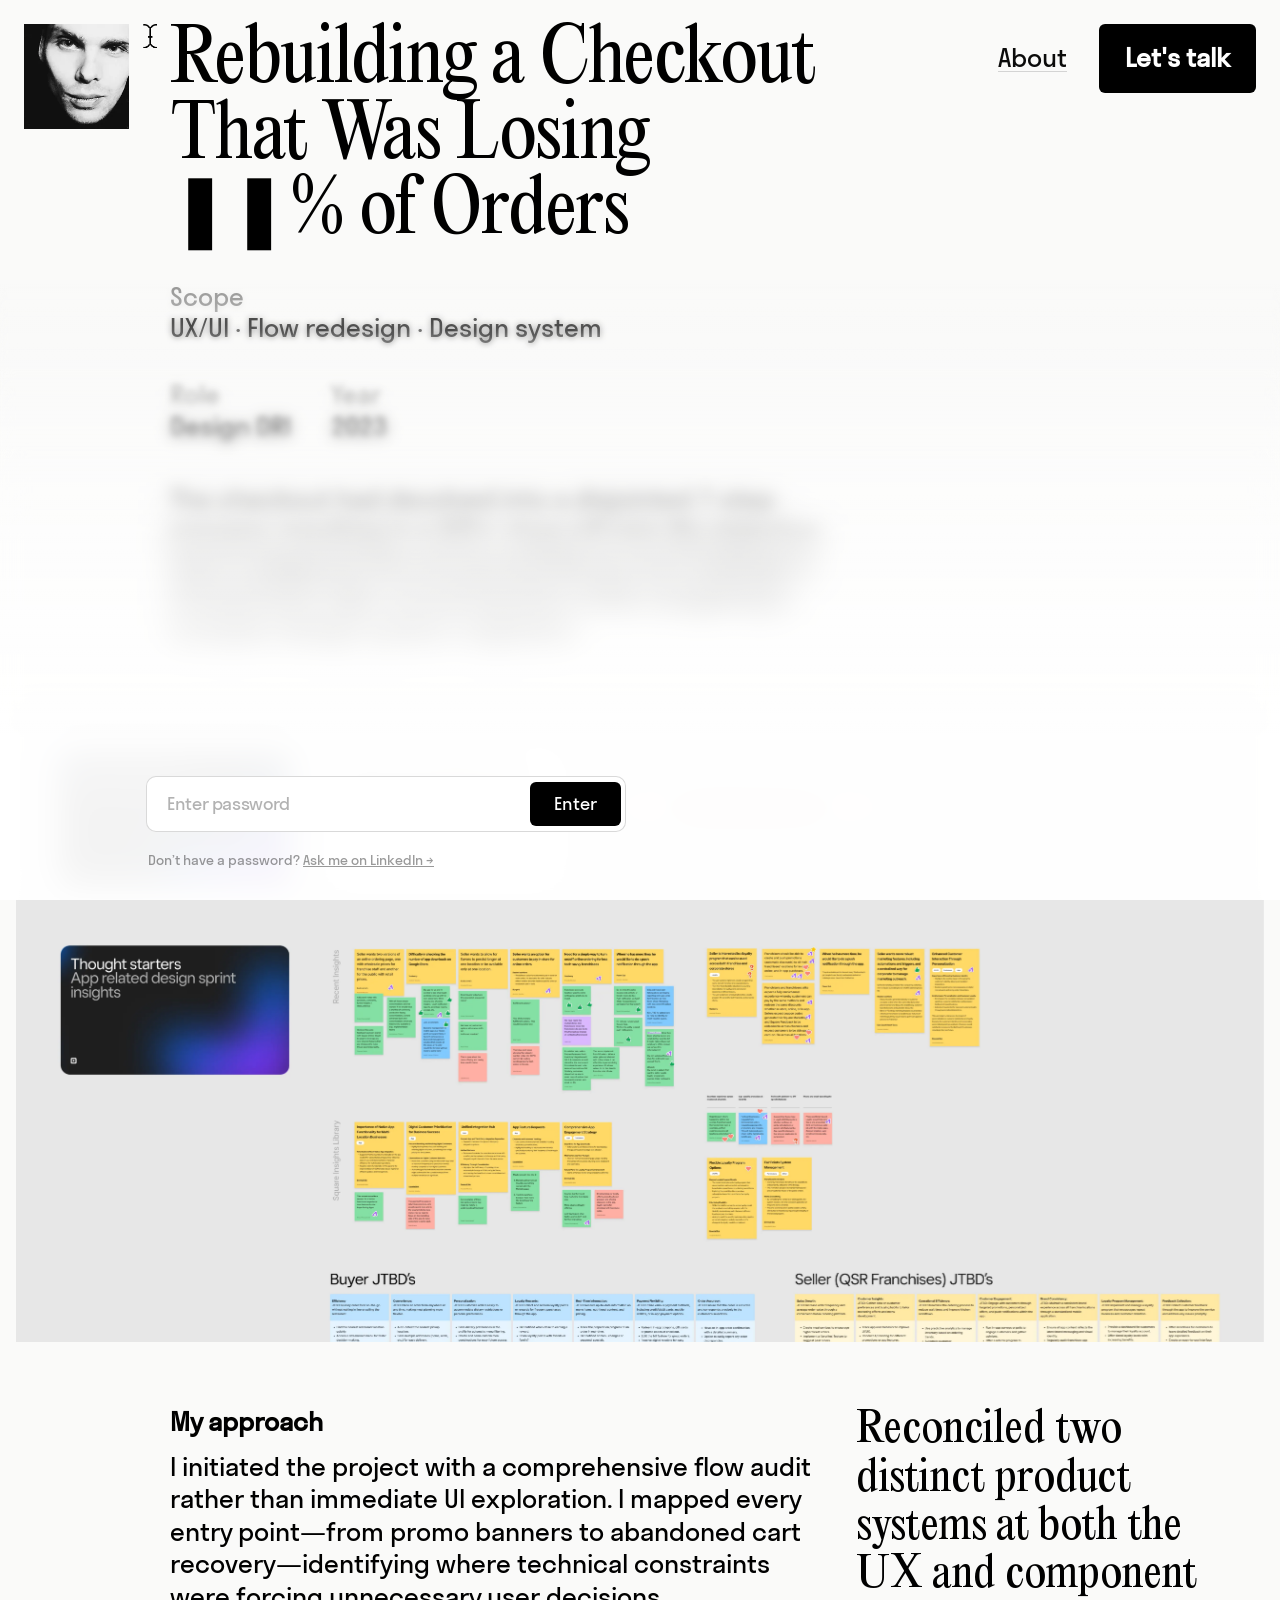
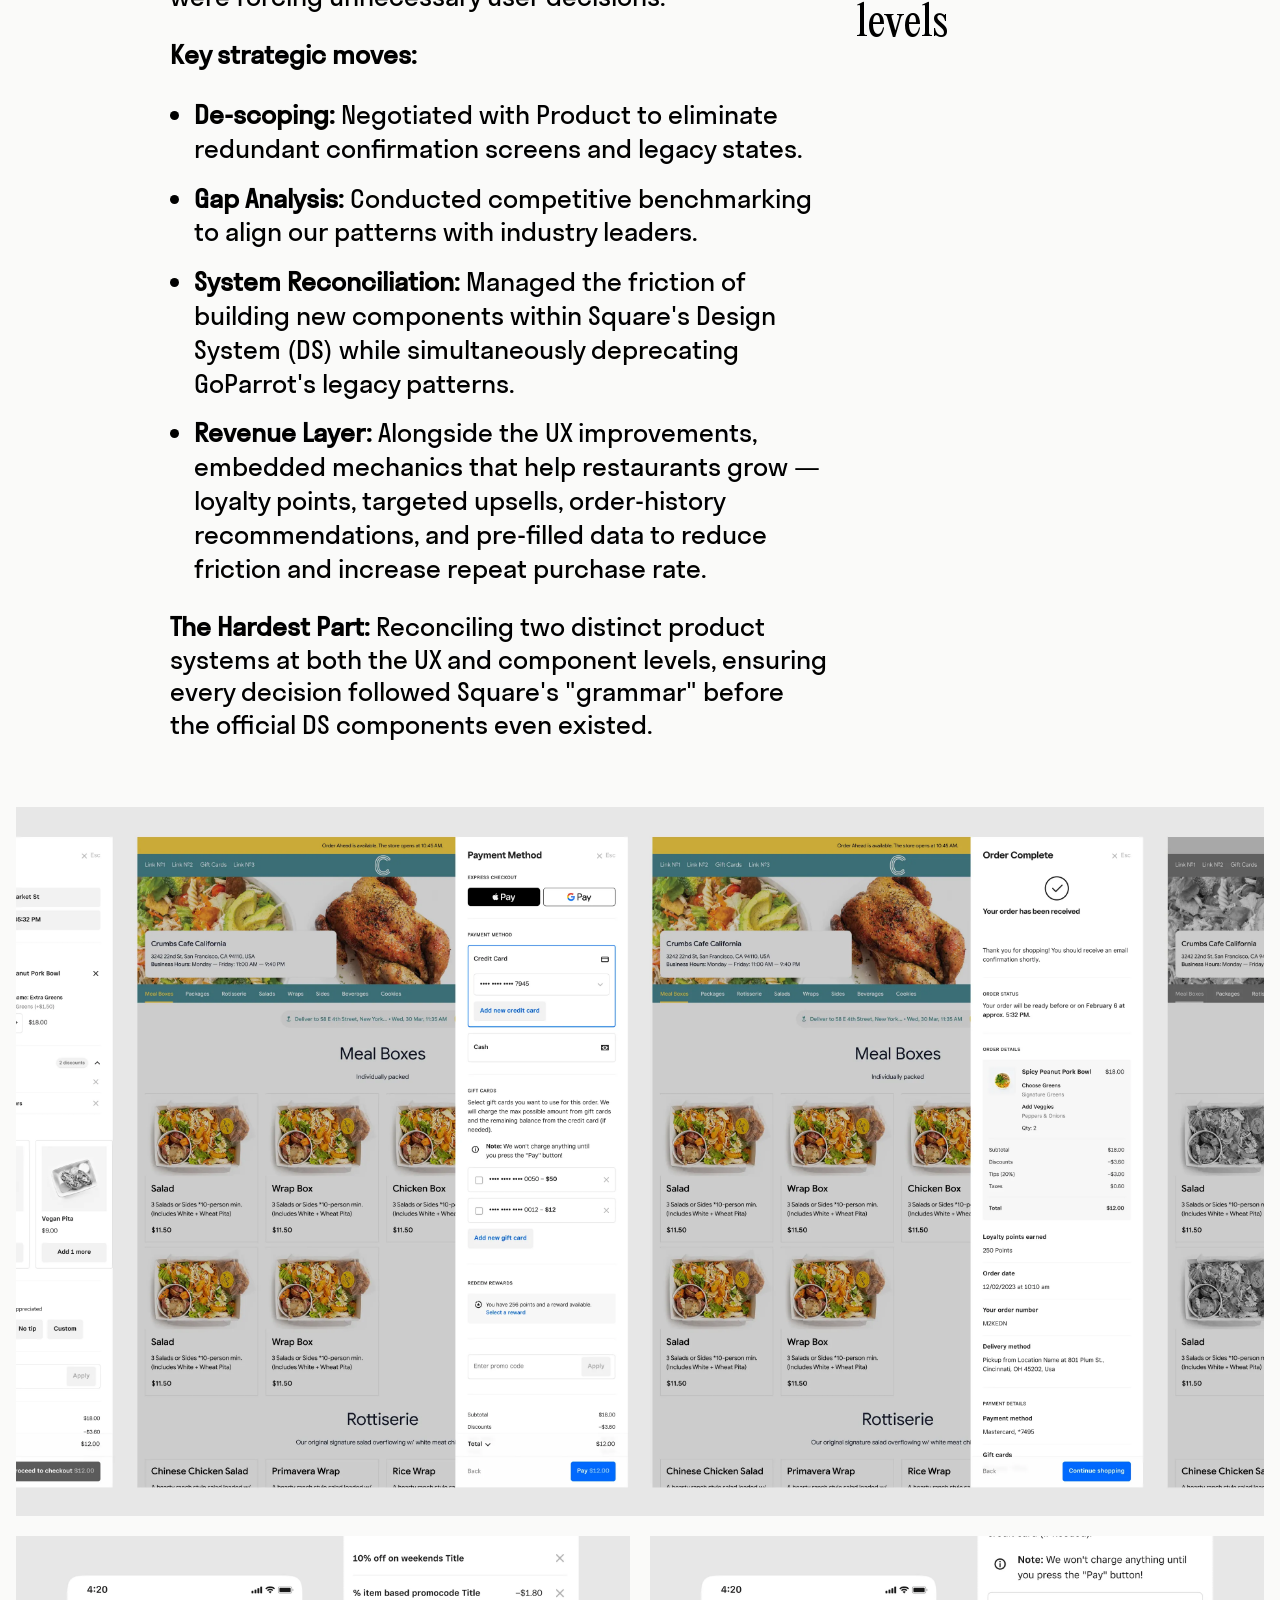
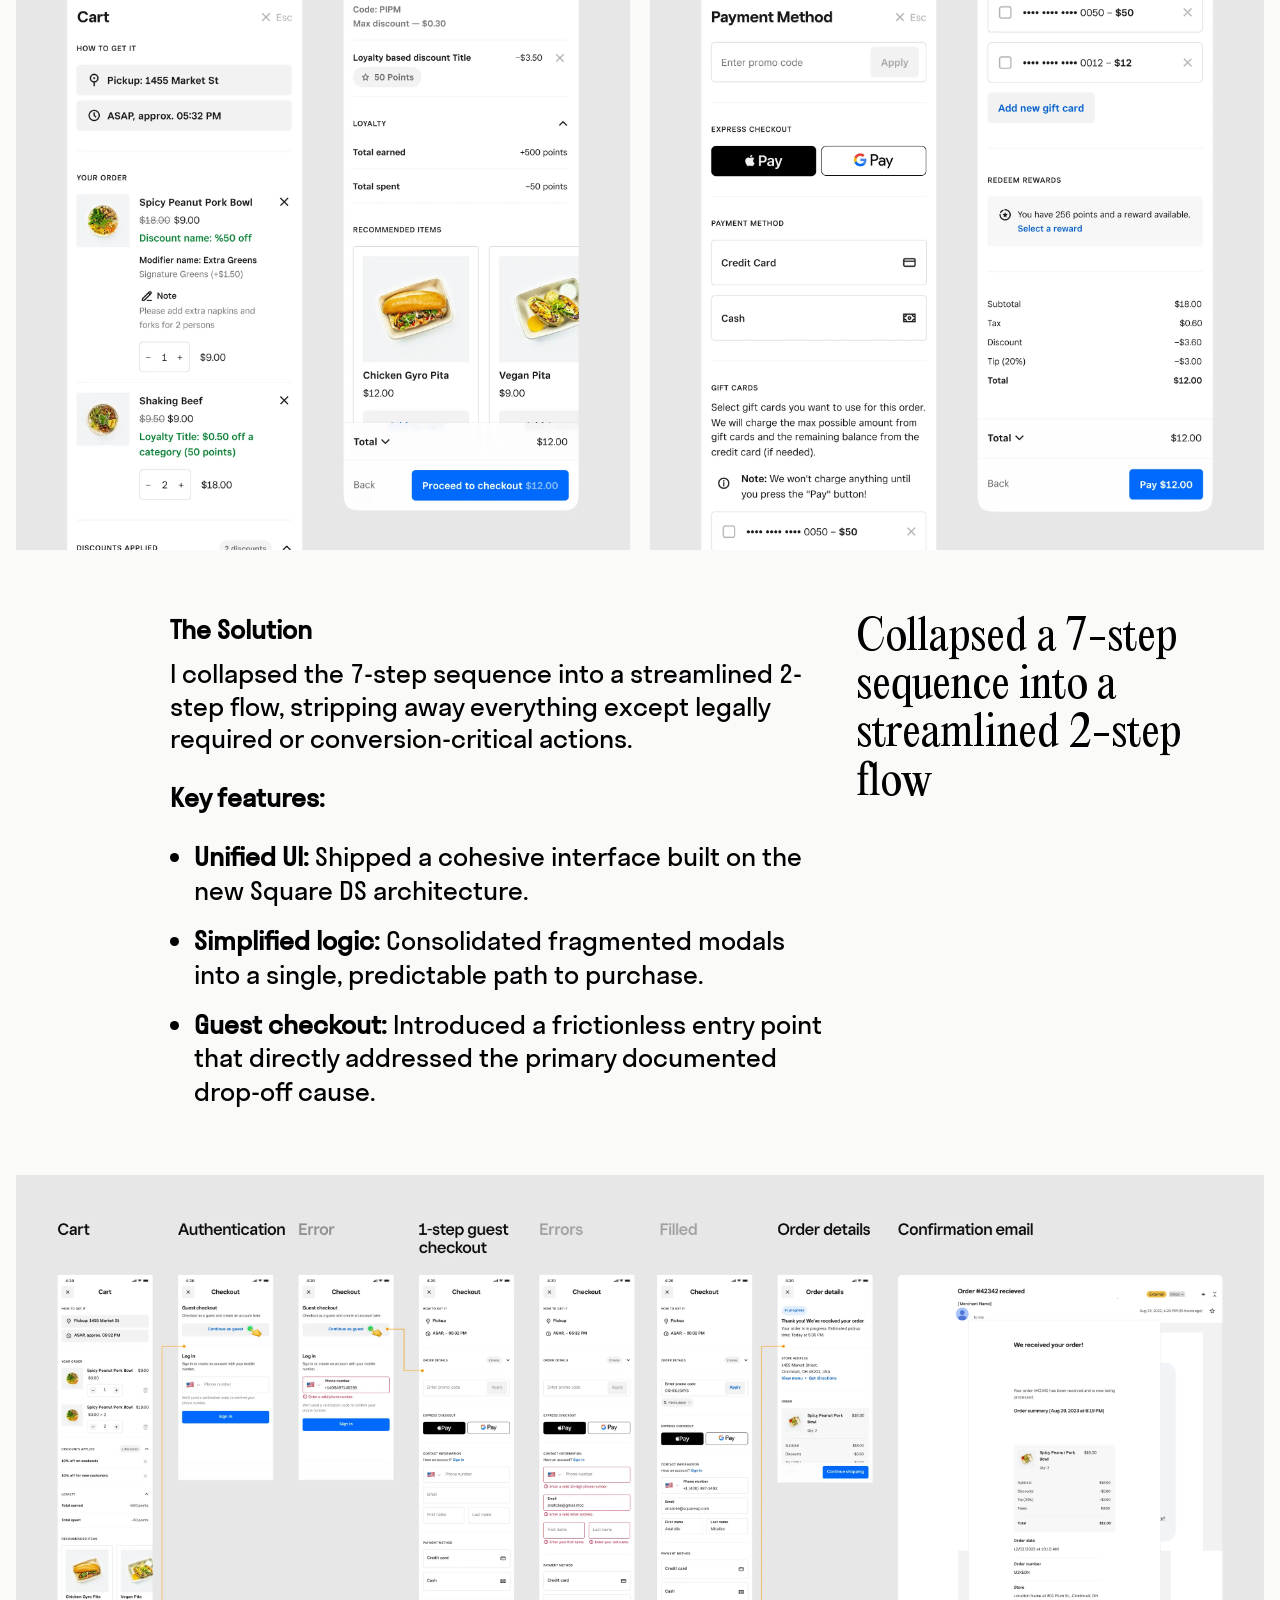
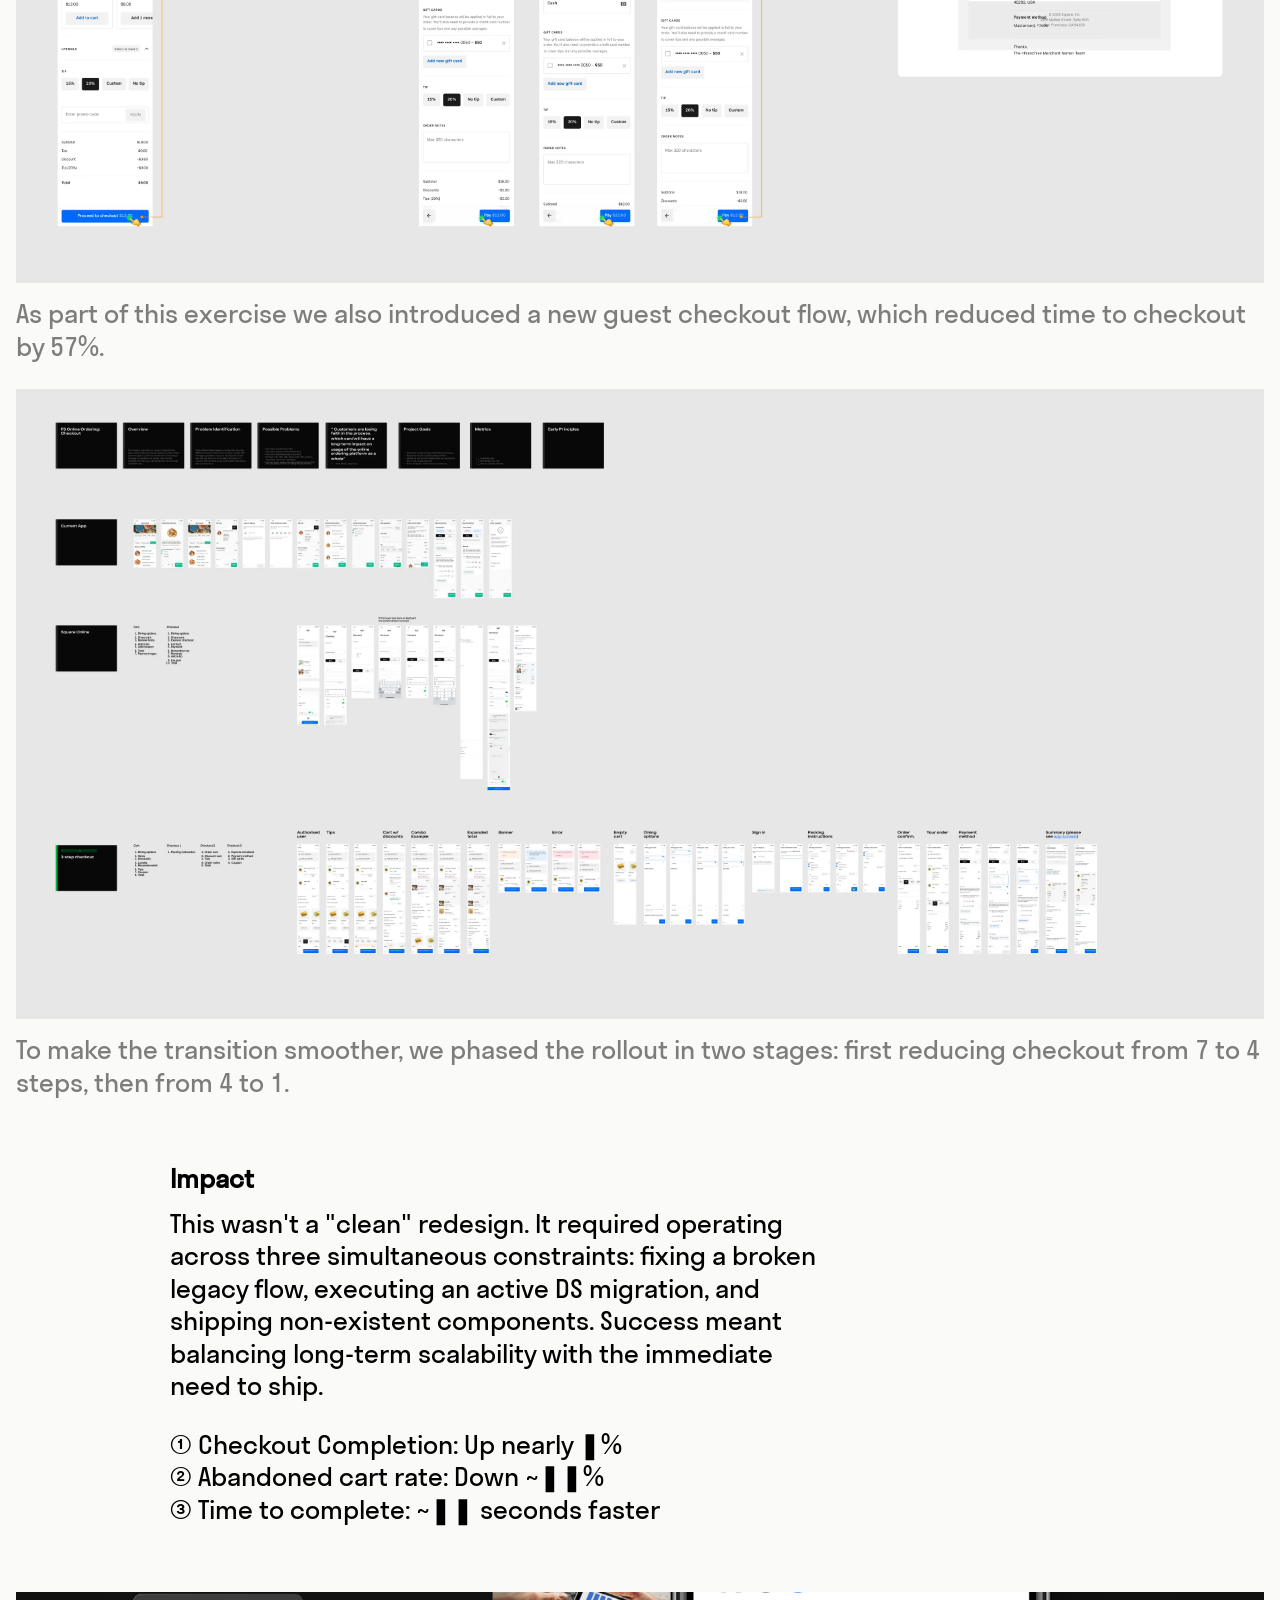
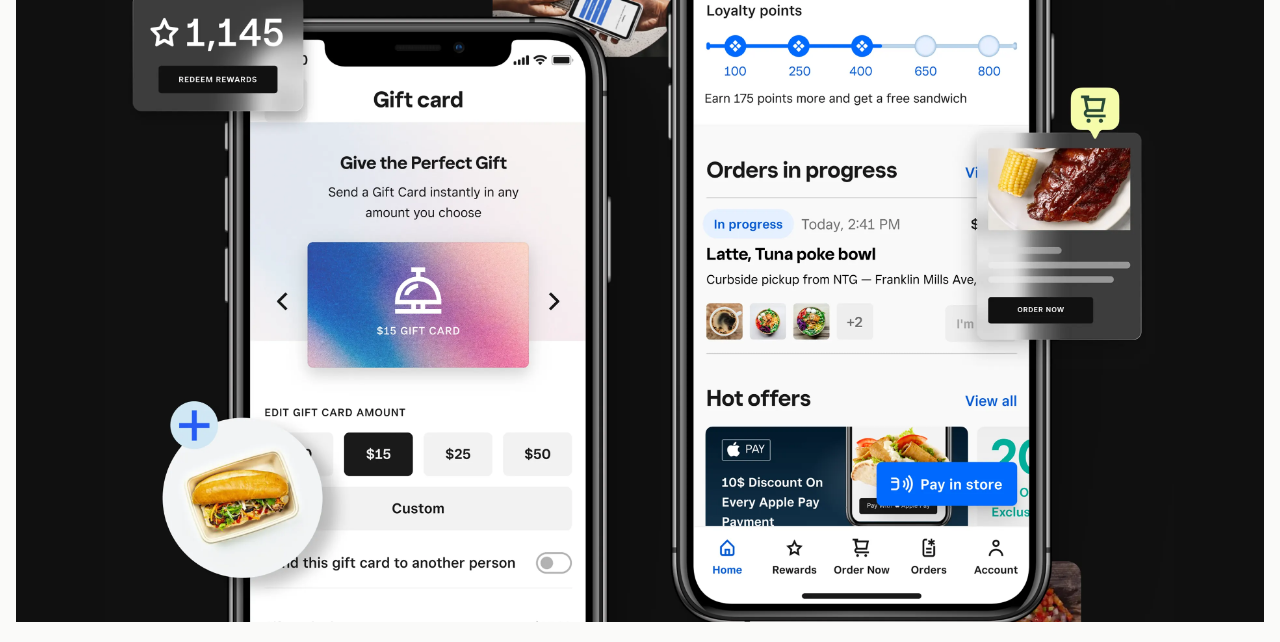
<file: checkout.html>
<!DOCTYPE html>
<html lang="en">

<head>
    <meta charset="UTF-8">
    <meta name="viewport" content="width=device-width, initial-scale=1.0">
    <title>Checkout Redesign — Anatolie Micaliuc</title>
    <link rel="stylesheet" href="styles.css">
    <link rel="icon" type="image/png" sizes="32x32" href="./img/favicon.png">
    <link rel="preload" href="./img/Checkout Hero.webp" as="image">

    <style>
        /* Case study page overrides & additions */

        h1 {
            margin-bottom: 0;
        }

        .case-label {
            display: inline-block;
            font-size: 18px;
            background-color: #FFECE6;
            padding: 4px 8px;
            border-radius: 4px;
            color: #EE5324;
            margin-top: 60px;
            margin-bottom: 8px;
            font-weight: 500;
        }

        .nav-links {
            display: flex !important;
            margin-top: 0;
        }

        .page-content {
            margin-top: 20px;
            margin-left: 146px;
        }

        .page-content>.full-bleed:last-child {
            margin-bottom: 20px;
        }

        .case-cols {
            display: grid;
            grid-template-columns: minmax(0, 700px) minmax(0, 400px);
            gap: 28px;
            align-items: start;
            margin-top: 32px;
        }

        /* Metadata row */
        .case-meta {
            display: flex;
            gap: 40px;
            margin-top: 32px;
            flex-wrap: wrap;
        }

        .meta-label {
            font-size: inherit;
            color: rgba(0, 0, 0, 0.4);
            margin: 0 0 4px 0;
            line-height: 105%;
        }

        .meta-value {
            font-size: inherit;
            color: #000;
            margin: 0;
            line-height: 105%;
        }

        .section-subheading {
            font-family: 'Stratos', 'Helvetica Neue', Arial, sans-serif;
            font-size: inherit;
            letter-spacing: normal;
            color: #000;
            font-weight: 700;
            line-height: 125%;
            margin: 0 0 12px 0;
            max-width: 700px;
            text-transform: none;
        }

        .pull-quote {
            font-family: 'EditorialNew', 'PPEditorialOld', Georgia, serif;
            font-size: clamp(22px, 3.5vw, 42px);
            font-weight: 400;
            color: #000000;
            line-height: 115%;
            margin-top: 0;
            padding-top: 0;
        }

        .img-placeholder {
            background: #f0f0f0;
            aspect-ratio: 16 / 9;
            width: 100%;
        }

        .img-placeholder-tall {
            background: #f0f0f0;
            aspect-ratio: 4 / 3;
            width: 100%;
        }

        .blurred-img-wrap {
            width: 100%;
            height: calc(50vw - 10px);
            overflow: hidden;
            position: relative;
        }

        .blurred-img-wrap img {
            width: 100%;
            height: 100%;
            object-fit: cover;
            filter: blur(40px);
            transform: scale(1.1);
            display: block;
        }

        @media (max-width: 768px) {
            .blurred-img-wrap {
                height: 80vw;
            }
        }

        /* Break out of page-content to match main page full-width images */
        .full-bleed {
            margin-left: calc(-146px - 8px);
            margin-right: -8px;
            width: auto;
            margin-top: 40px;
            margin-bottom: 50px;
        }

        .img-row {
            display: grid;
            grid-template-columns: 1fr 1fr;
            gap: 20px;
        }

        .full-bleed:has(+ .full-bleed) {
            margin-bottom: 0;
        }

        .full-bleed+.full-bleed {
            margin-top: 20px;
        }

        .section-dark {
            background: #111;
            color: #fff;
            border-radius: 12px;
            padding: 48px 40px;
            margin-top: 48px;
        }

        .section-dark .pull-quote {
            color: rgba(255, 255, 255, 0.5);
        }

        .section-dark .img-placeholder,
        .section-dark .img-placeholder-tall {
            background: #2a2a2a;
        }

        .section-dark .case-cols {
            margin-top: 0;
        }

        .dark-label {
            display: inline-block;
            font-size: 14px;
            background-color: rgba(255, 255, 255, 0.1);
            padding: 4px 8px;
            border-radius: 4px;
            color: rgba(255, 255, 255, 0.6);
            margin-bottom: 24px;
            font-weight: 500;
            text-transform: uppercase;
            letter-spacing: 0.05em;
        }

        .section-spacer {
            margin-top: 64px;
        }

        .case-nav {
            display: flex;
            justify-content: space-between;
            align-items: center;
            padding: 48px 24px 60px;
            border-top: none;
            margin-top: 64px;
            margin-left: calc(-146px - 8px);
            margin-right: -8px;
        }

        .case-nav a {
            font-size: inherit;
            font-weight: 500;
            color: #000;
            text-decoration: underline;
            text-decoration-color: rgba(0, 0, 0, 0.15);
            text-decoration-thickness: 1px;
            text-underline-offset: 4px;
        }

        .case-nav .nav-prev::before {
            content: '← ';
        }

        .case-nav .nav-next::after {
            content: ' →';
        }

        .process-list {
            margin-top: 24px;
            padding-left: 24px;
        }

        .process-list li {
            margin-bottom: 16px;
            line-height: 130%;
        }

        /* Tablet: content under avatar, pull-quote scales */
        @media screen and (max-width: 1200px) {
            .page-content {
                margin-top: 148px;
                margin-left: 0 !important;
            }

            .case-cols {
                grid-template-columns: 700px minmax(0, 400px);
                gap: 28px;
            }

            .full-bleed {
                margin-left: 0 !important;
                margin-right: 0 !important;
                width: 100% !important;
            }

            .case-nav {
                margin-left: 0 !important;
                margin-right: 0 !important;
            }
        }

        /* Mobile */
        @media screen and (max-width: 768px) {
            .case-cols {
                grid-template-columns: 1fr;
                gap: 0;
            }

            .case-meta {
                row-gap: 20px;
                margin-bottom: 40px;
            }

            .pull-quote {
                display: none;
            }

            .img-row {
                grid-template-columns: 1fr;
            }

            .section-dark {
                padding: 32px 24px;
            }

            .page-content {
                margin-top: 148px;
                margin-left: 0 !important;
            }

            .top-right-content {
                gap: 20px;
            }

            .nav-links {
                display: none !important;
            }

            h1 {
                margin-bottom: 12px;
            }

            .case-cols {
                margin-top: 0 !important;
            }

            .section-spacer {
                margin-top: 0 !important;
            }

            h3 {
                padding-bottom: 56px !important;
            }

            .full-bleed {
                margin-left: 0 !important;
                margin-right: 0 !important;
                width: 100% !important;
                margin-top: 32px !important;
                margin-bottom: 32px !important;
            }

            .full-bleed-first {
                margin-top: 0 !important;
                margin-bottom: 32px !important;
            }

            .full-bleed+.full-bleed {
                margin-top: calc(20px - 32px) !important;
            }

            .img-row {
                gap: 20px;
            }

            .case-label {
                margin-top: 32px;
            }
        }

        /* Parallax container for Checkout Hero */
        .checkout-hero-parallax {
            height: calc(50vw - 10px);
            overflow: hidden;
            position: relative;
        }

        .checkout-hero-img {
            width: 100%;
            height: calc(100% + 600px);
            object-fit: cover;
            object-position: left top;
            transform: translateY(0);
            will-change: transform;
        }

        .checkout-birdeye-parallax {
            height: calc(50vw - 10px);
            overflow: hidden;
            position: relative;
        }

        .checkout-birdeye-img {
            width: 100%;
            height: calc(100% + 600px);
            object-fit: cover;
            object-position: left top;
            transform: translateY(0);
            will-change: transform;
        }

        @media (max-width: 768px) {
            .checkout-hero-parallax {
                height: 120vw;
            }

            .checkout-birdeye-parallax {
                height: 120vw;
            }
        }

        /* Enforce blurred img overlay specifically in html to bypass live css cache */
        .blurred-img-overlay {
            position: absolute;
            top: 0; left: 0;
            width: 100%; height: 100%;
            display: flex;
            align-items: center;
            justify-content: center;
            z-index: 10;
            pointer-events: none;
        }
        .blurred-img-overlay span {
            font-family: 'Stratos', 'Helvetica Neue', Arial, sans-serif;
            font-size: 18px;
            font-weight: 500;
            color: rgba(0, 0, 0, 0.45);
            text-align: center;
            line-height: 150%;
        }
    </style>
    <!-- Yandex.Metrika counter -->
    <script type="text/javascript">
        (function (m, e, t, r, i, k, a) {
            m[i] = m[i] || function () { (m[i].a = m[i].a || []).push(arguments) };
            m[i].l = 1 * new Date();
            for (var j = 0; j < document.scripts.length; j++) { if (document.scripts[j].src === r) { return; } }
            k = e.createElement(t), a = e.getElementsByTagName(t)[0], k.async = 1, k.src = r, a.parentNode.insertBefore(k, a)
        })(window, document, "script", "https://mc.yandex.ru/metrika/tag.js", "ym");
        ym(57549418, 'init', {clickmap:true, referrer: document.referrer, url: location.href, accurateTrackBounce:true, trackLinks:true});
    </script>
    <noscript><div><img src="https://mc.yandex.ru/watch/57549418" style="position:absolute;left:-9999px;" alt=""></div></noscript>
    <!-- /Yandex.Metrika counter -->
</head>

<body>

    <!-- Nav bar -->
    <div class="top-bar">
        <a href="index.html"><img src="./img/anatolie.webp" class="sticky-image" width="263" height="208"></a>
        <div class="top-right-content">
            <div class="nav-links">
                <a href="index.html#about">About</a>
            </div>
            <a href="mailto:ihoodstar@gmail.com?subject=Let's talk about design" class="primary-button">Let's talk</a>
        </div>
    </div>

    <div class="page-content">

        <!-- Hero -->
        <div class="case-cols" style="margin-top: 0;">
            <div>
                <h1>Rebuilding a Checkout That Was Losing &#10074;&#10074;% of Orders</h1>
                <div class="case-meta">
                    <div>
                        <p class="meta-label">Scope</p>
                        <p class="meta-value">UX/UI · Flow redesign · Design system</p>
                    </div>
                    <div style="display:flex;gap:40px;">
                        <div>
                            <p class="meta-label">Role</p>
                            <p class="meta-value">Design DRI</p>
                        </div>
                        <div>
                            <p class="meta-label">Year</p>
                            <p class="meta-value">2023</p>
                        </div>
                    </div>
                </div>
            </div>
            <div></div>
        </div>

        <!-- Intro: problem context -->
        <div class="case-cols">
            <div>
                <p>The checkout had devolved into a disjointed 7-step process, resulting in a 30%+ drop-off rate. My
                    objective was to diagnose the structural failures and redesign a streamlined, high-converting flow
                    while navigating a complex design system migration.</p>

            </div>

        </div>

        <!-- Hero Image (parallax) -->
        <div class="full-bleed full-bleed-first">
            <div class="checkout-hero-parallax">
                <img src="./img/Checkout Hero.webp" alt="Checkout redesign" class="checkout-hero-img" loading="eager" decoding="async" fetchpriority="high">
            </div>
        </div>

        <!-- Process -->
        <div class="case-cols section-spacer">
            <div>
                <h4 class="section-subheading">My approach</h4>
                <p>I initiated the project with a comprehensive flow audit rather than immediate UI exploration. I
                    mapped every entry point—from promo banners to abandoned cart recovery—identifying where technical
                    constraints were forcing unnecessary user decisions.</p>
                <p><strong>Key strategic moves:</strong></p>
                <ul class="process-list">
                    <li><strong>De-scoping:</strong> Negotiated with Product to eliminate redundant confirmation screens
                        and legacy states.</li>
                    <li><strong>Gap Analysis:</strong> Conducted competitive benchmarking to align our patterns with
                        industry leaders.</li>
                    <li><strong>System Reconciliation:</strong> Managed the friction of building new components within
                        Square's Design System (DS) while simultaneously deprecating GoParrot's legacy patterns.</li>
                    <li><strong>Revenue Layer:</strong> Alongside the UX improvements, embedded mechanics that help restaurants grow — loyalty points, targeted upsells, order-history recommendations, and pre-filled data to reduce friction and increase repeat purchase rate.</li>
                </ul>
                <p><strong>The Hardest Part:</strong> Reconciling two distinct product systems at both the UX and
                    component levels, ensuring every decision followed Square's "grammar" before the official DS
                    components even existed.</p>
            </div>
            <div>
                <p class="pull-quote">Reconciled two distinct product systems at both the UX and component levels</p>
            </div>
        </div>

        <!-- Checkout Desktop -->
        <div class="full-bleed">
            <img src="./img/Checkout Desktop.webp" alt="Checkout desktop view" style="width:100%;display:block;" loading="lazy" decoding="async">
        </div>

        <!-- Checkout Mobile Left + Right -->
        <div class="full-bleed" style="margin-top:20px;">
            <div class="img-row">
                <img src="./img/Checkout Mobile Left.webp" alt="Checkout mobile — step 1" style="width:100%;display:block;" loading="lazy" decoding="async">
                <img src="./img/Checkout Mobile Right.webp" alt="Checkout mobile — step 2" style="width:100%;display:block;" loading="lazy" decoding="async">
            </div>
        </div>

        <!-- The Solution -->
        <div class="case-cols section-spacer">
            <div>
                <h4 class="section-subheading">The Solution</h4>
                <p>I collapsed the 7-step sequence into a streamlined 2-step flow, stripping away everything except
                    legally required or conversion-critical actions.</p>
                <p><strong>Key features:</strong></p>
                <ul class="process-list">
                    <li><strong>Unified UI:</strong> Shipped a cohesive interface built on the new Square DS architecture.</li>
                    <li><strong>Simplified logic:</strong> Consolidated fragmented modals into a single, predictable path to purchase.</li>
                    <li><strong>Guest checkout:</strong> Introduced a frictionless entry point that directly addressed the primary documented drop-off cause.</li>
                </ul>
            </div>
            <div>
                <p class="pull-quote">Collapsed a 7-step sequence into a streamlined 2-step flow</p>
            </div>
        </div>

        <!-- Checkout Guest -->
        <div class="full-bleed">
            <img src="./img/Checkout Guest.webp" alt="Guest checkout flow" style="width:100%;display:block;" loading="lazy" decoding="async">
            <p style="margin-top:15px;font-size:inherit;color:rgba(0,0,0,0.5);">As part of this exercise we also introduced a new guest checkout flow, which reduced time to checkout by 57%.</p>
        </div>

        <!-- Checkout Birdeye -->
        <div class="full-bleed" style="margin-top:20px;">
            <div class="checkout-birdeye-parallax">
                <img src="./img/Checkout Birdeye.webp" alt="Checkout bird's-eye overview" class="checkout-birdeye-img" loading="lazy" decoding="async">
            </div>
            <p style="margin-top:15px;font-size:inherit;color:rgba(0,0,0,0.5);">To make the transition smoother, we phased the rollout in two stages: first reducing checkout from 7 to 4 steps, then from 4 to 1.</p>
        </div>

        <!-- Impact -->
        <div class="case-cols section-spacer">
            <div>
                <h4 class="section-subheading">Impact</h4>
                <p>This wasn't a "clean" redesign. It required operating across three simultaneous constraints: fixing a
                    broken legacy flow, executing an active DS migration, and shipping non-existent components. Success
                    meant balancing long-term scalability with the immediate need to ship.</p>
                <p>➀ Checkout Completion: Up nearly &#10074;%<br>
                    ➁ Abandoned cart rate: Down ~&#10074;&#10074;%<br>
                    ➂ Time to complete: ~&#10074;&#10074; seconds faster</p>
            </div>

        </div>

        <!-- Final image with marker effect -->
        <div class="full-bleed" id="checkout-marker" style="position:relative;">
            <div class="blurred-img-wrap">

                <img src="./img/3.webp" id="checkout-marker-img" loading="lazy" decoding="async"
                    style="filter:none;transform:none;">
            </div>
        </div>

    </div>

    <script src="./transitions.js" defer></script>

    <!-- MARKER EFFECT DISABLED — to re-enable, uncomment the script block below -->
    <!--
    <script>
        (function () {
            if (!window.matchMedia('(pointer: fine)').matches) return;

            var container = document.getElementById('checkout-marker');
            if (!container) return;

            var canvas = document.createElement('canvas');
            canvas.style.cssText = 'position:absolute;top:0;left:0;width:100%;height:100%;pointer-events:none;z-index:2;mix-blend-mode:multiply;';
            container.appendChild(canvas);

            function resizeCanvas() {
                canvas.width = container.offsetWidth;
                canvas.height = container.offsetHeight;
            }
            window.addEventListener('resize', resizeCanvas);

            var markerImg = document.getElementById('checkout-marker-img');
            if (markerImg && markerImg.complete && markerImg.naturalHeight > 0) {
                resizeCanvas();
            } else if (markerImg) {
                markerImg.addEventListener('load', resizeCanvas);
            }

            var ctx = canvas.getContext('2d');
            var colors = ['#FF5100', '#FFCC00', '#00C8FF', '#FF2D78'];
            var colorIndex = 0;
            var lastPoint = null;
            var moved = false;

            function hexToRgba(hex, a) {
                var r = parseInt(hex.slice(1, 3), 16);
                var g = parseInt(hex.slice(3, 5), 16);
                var b = parseInt(hex.slice(5, 7), 16);
                return 'rgba(' + r + ',' + g + ',' + b + ',' + a + ')';
            }

            container.addEventListener('mousemove', function (e) {
                moved = true;
                var rect = container.getBoundingClientRect();
                var x = e.clientX - rect.left;
                var y = e.clientY - rect.top;
                if (lastPoint) {
                    var dx = x - lastPoint.x;
                    var dy = y - lastPoint.y;
                    var len = Math.sqrt(dx * dx + dy * dy);
                    if (len > 0) {
                        var tip = 14;
                        var px = (-dy / len) * tip;
                        var py = (dx / len) * tip;
                        ctx.beginPath();
                        ctx.moveTo(lastPoint.x + px, lastPoint.y + py);
                        ctx.lineTo(x + px, y + py);
                        ctx.lineTo(x - px, y - py);
                        ctx.lineTo(lastPoint.x - px, lastPoint.y - py);
                        ctx.closePath();
                        ctx.fillStyle = hexToRgba(colors[colorIndex], 0.68);
                        ctx.fill();
                    }
                }
                lastPoint = { x, y };
            });

            container.addEventListener('mouseleave', function () { lastPoint = null; });
            container.addEventListener('mouseenter', function () { lastPoint = null; });
            container.addEventListener('mousedown', function () { moved = false; });
            container.addEventListener('mouseup', function () {
                if (!moved) colorIndex = (colorIndex + 1) % colors.length;
            });
        })();
    </script>
    -->

    <script>
        (function () {
            var img = document.querySelector('.checkout-hero-img');
            if (!img) return;

            var container = img.closest('.checkout-hero-parallax');

            function update() {
                var raw = window.scrollY / container.offsetHeight;
                // On mobile (coarse pointer) delay the start by 25% so the
                // image holds at the top a bit longer before scrolling
                var isMobile = window.matchMedia('(pointer: coarse)').matches;
                var startAt = isMobile ? 0.25 : 0;
                var clamped = Math.min(1, Math.max(0, (raw - startAt) / (1 - startAt)));
                var eased = clamped * clamped;
                img.style.transform = 'translateY(' + (eased * -600) + 'px)';
            }

            window.addEventListener('scroll', update, { passive: true });
            window.addEventListener('resize', update);
            update();
        })();
    </script>

    <script>
        (function () {
            var img = document.querySelector('.checkout-birdeye-img');
            if (!img) return;

            var container = img.closest('.checkout-birdeye-parallax');

            function update() {
                var rect = container.getBoundingClientRect();
                var vh = window.innerHeight;
                var raw = 1 - (rect.bottom / (vh + rect.height));
                var clamped = Math.min(1, Math.max(0, raw));
                var eased = clamped * clamped;
                img.style.transform = 'translateY(' + (eased * -600) + 'px)';
            }

            window.addEventListener('scroll', update, { passive: true });
            window.addEventListener('resize', update);
            update();
        })();
    </script>

    <!-- CASE LOCK — remove the line below to make this case publicly visible -->
    <script>window.CASE_LOCKED = true;</script>
    <script src="./case-lock.js"></script>
</body>

</html>
</file>
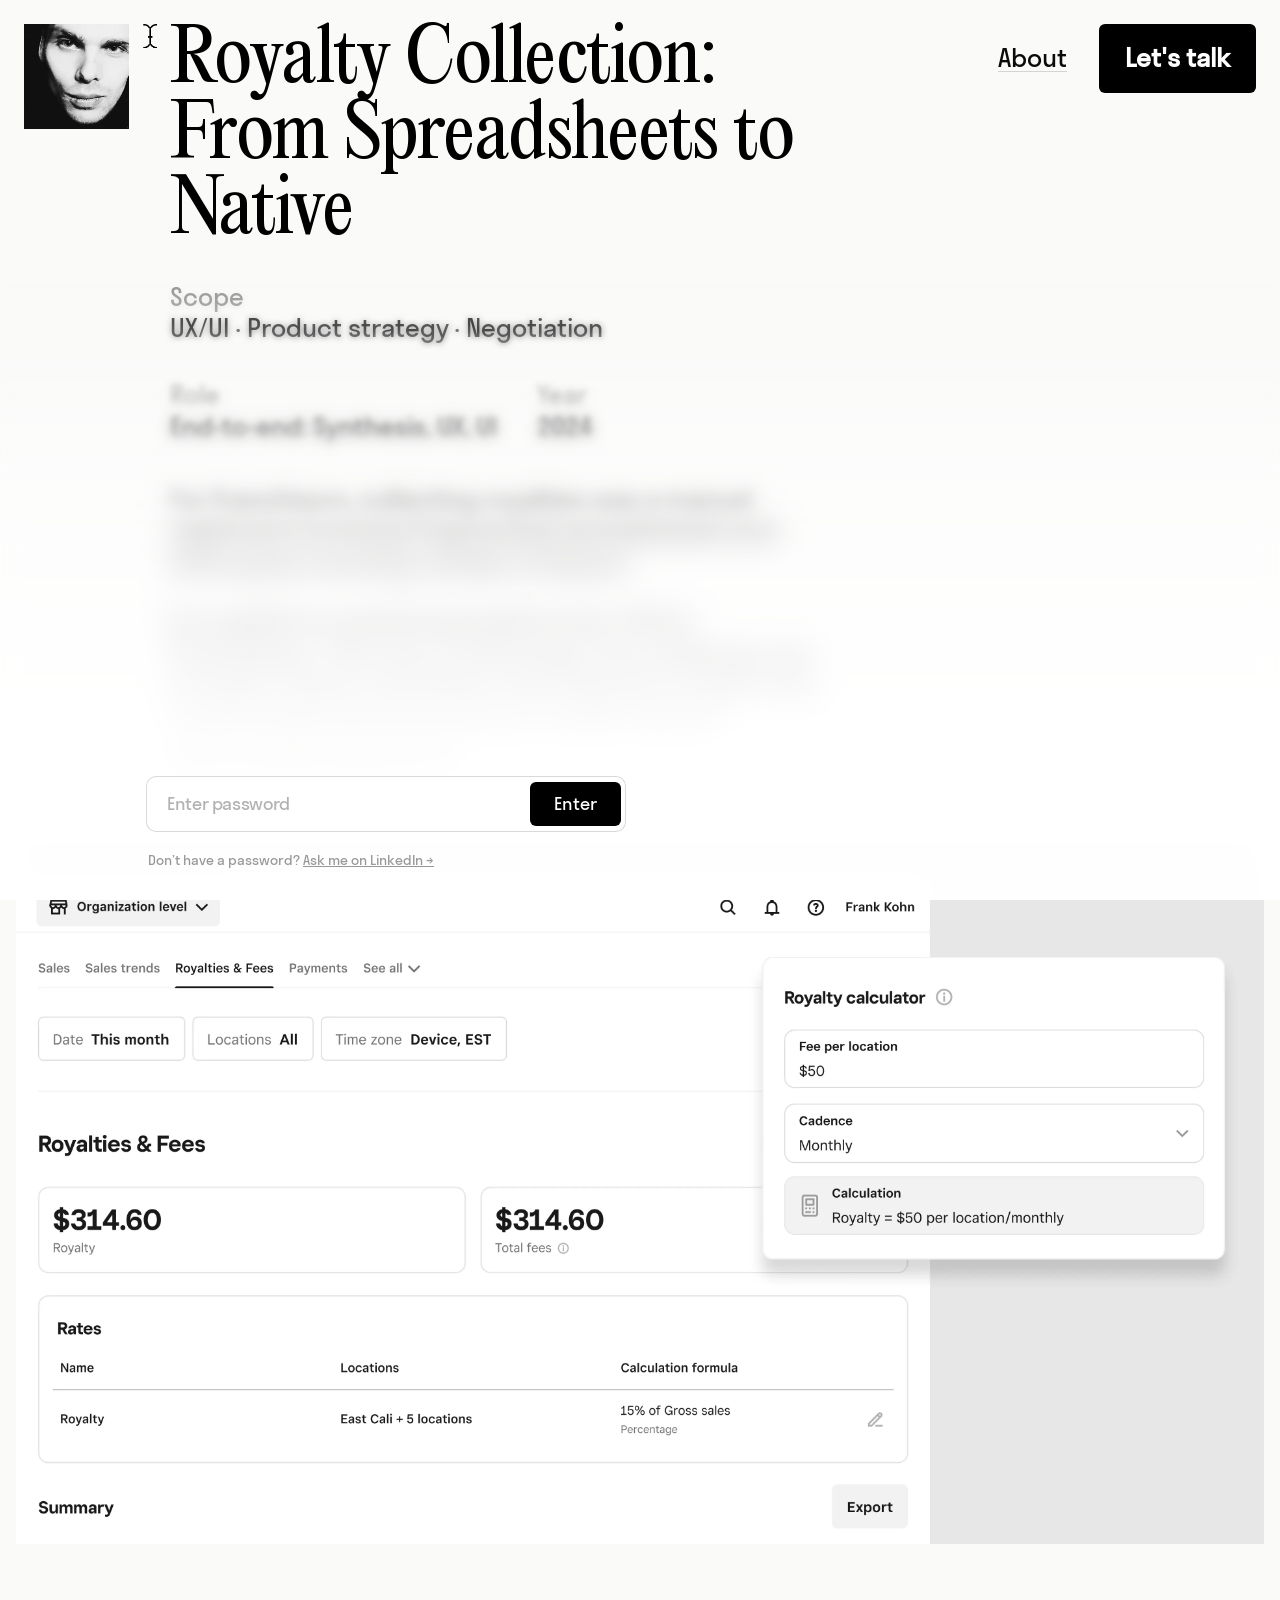
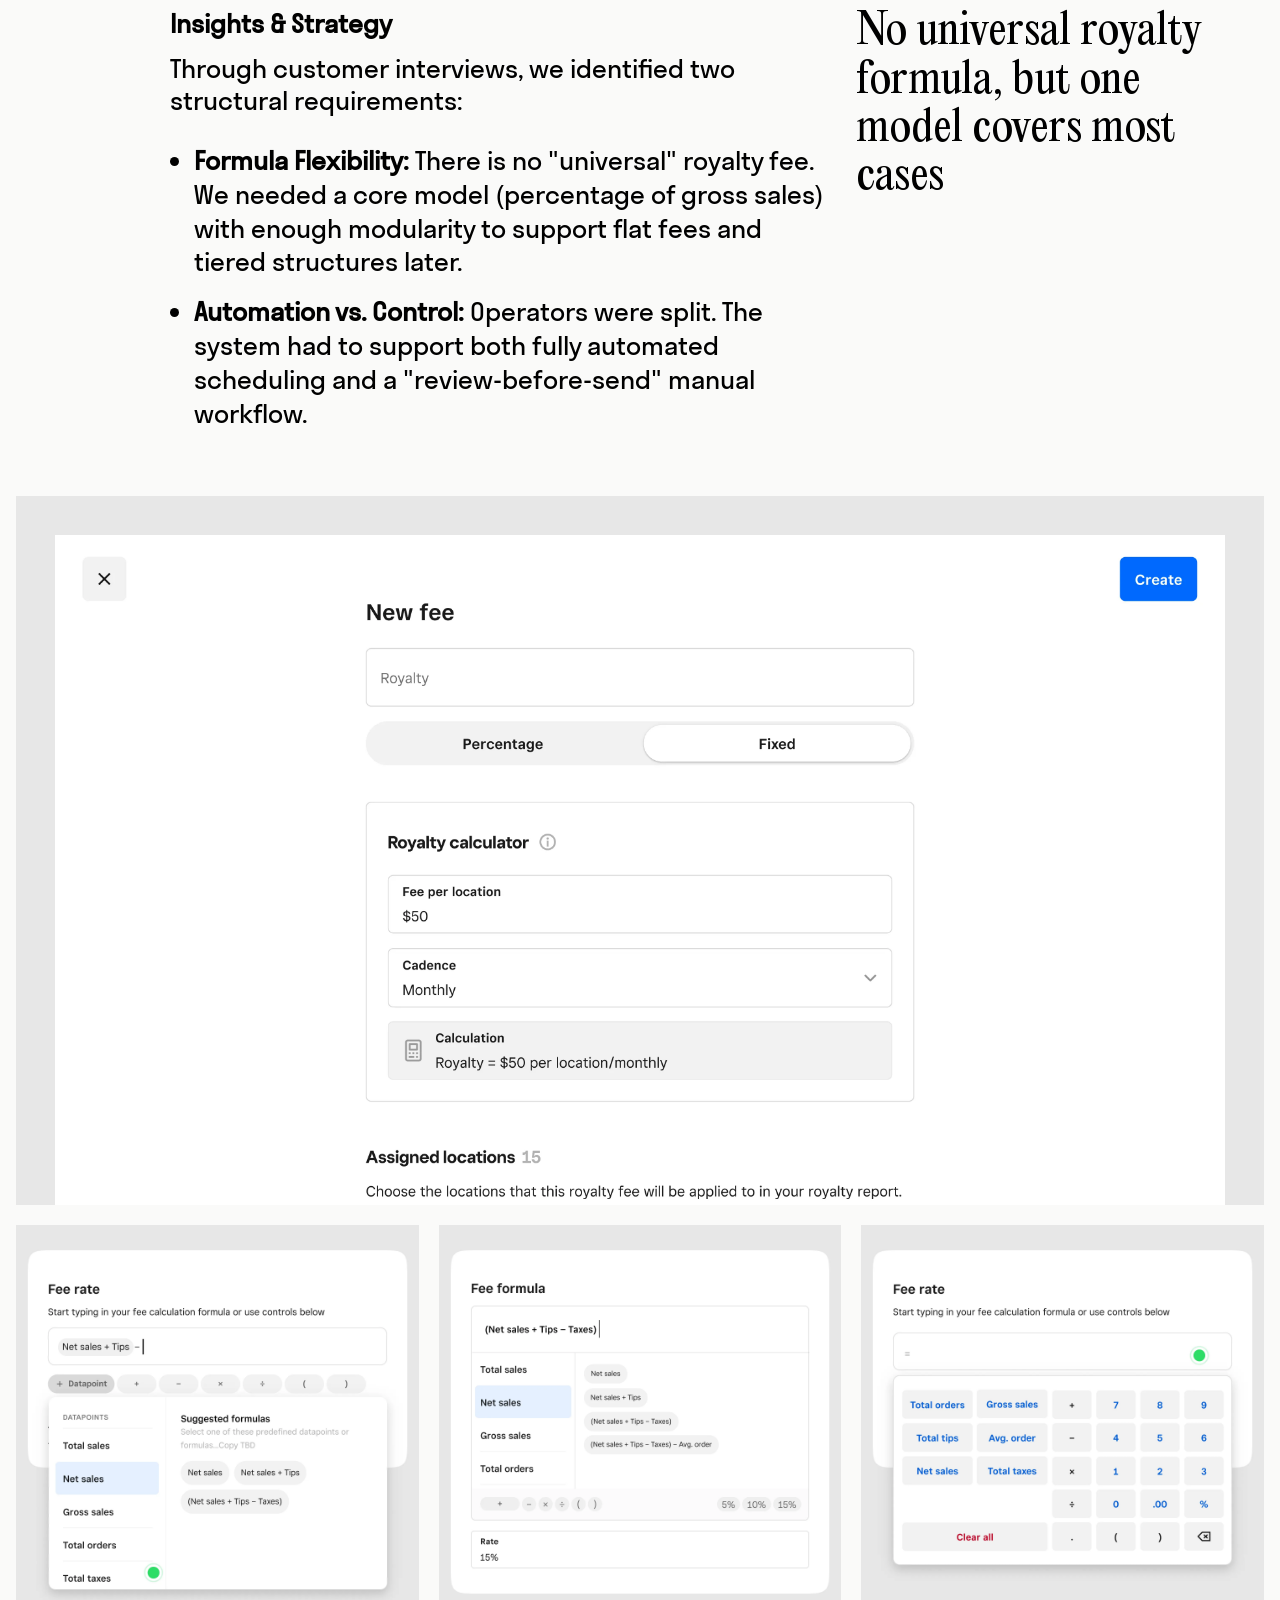
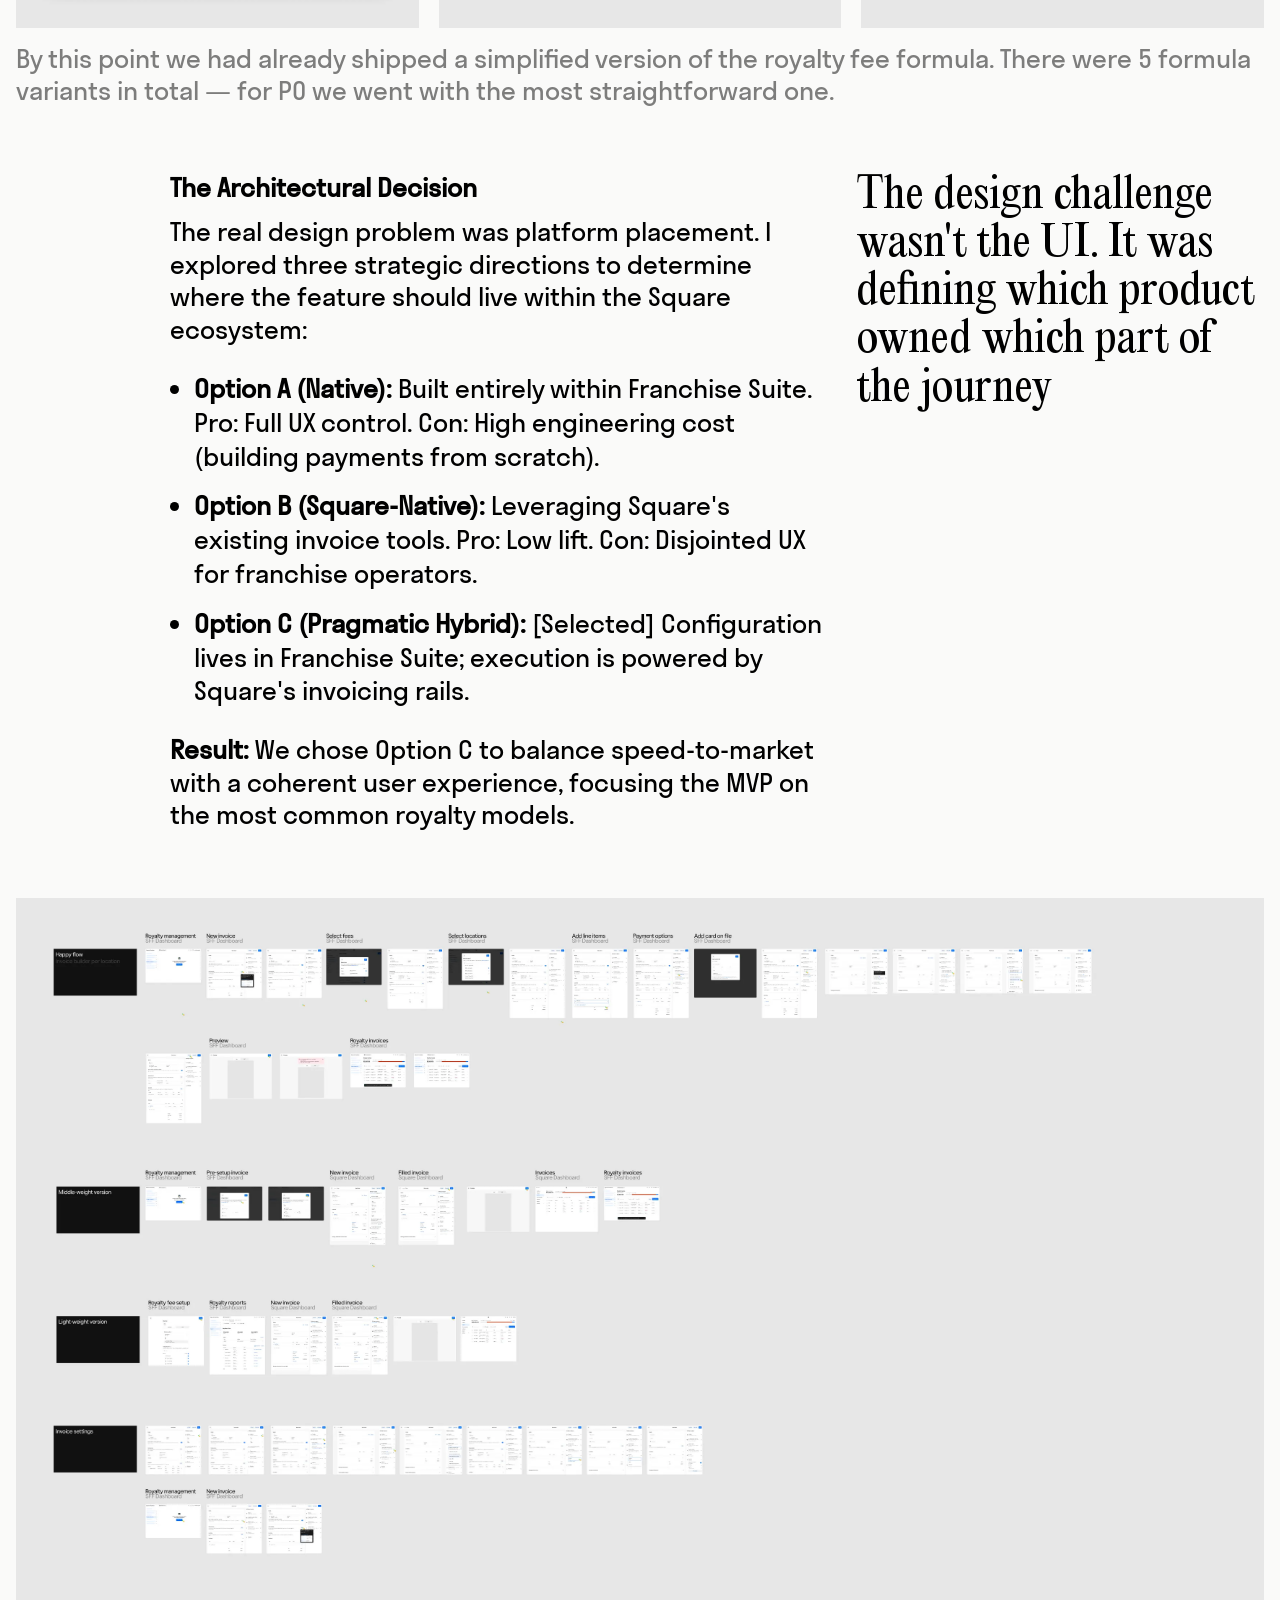
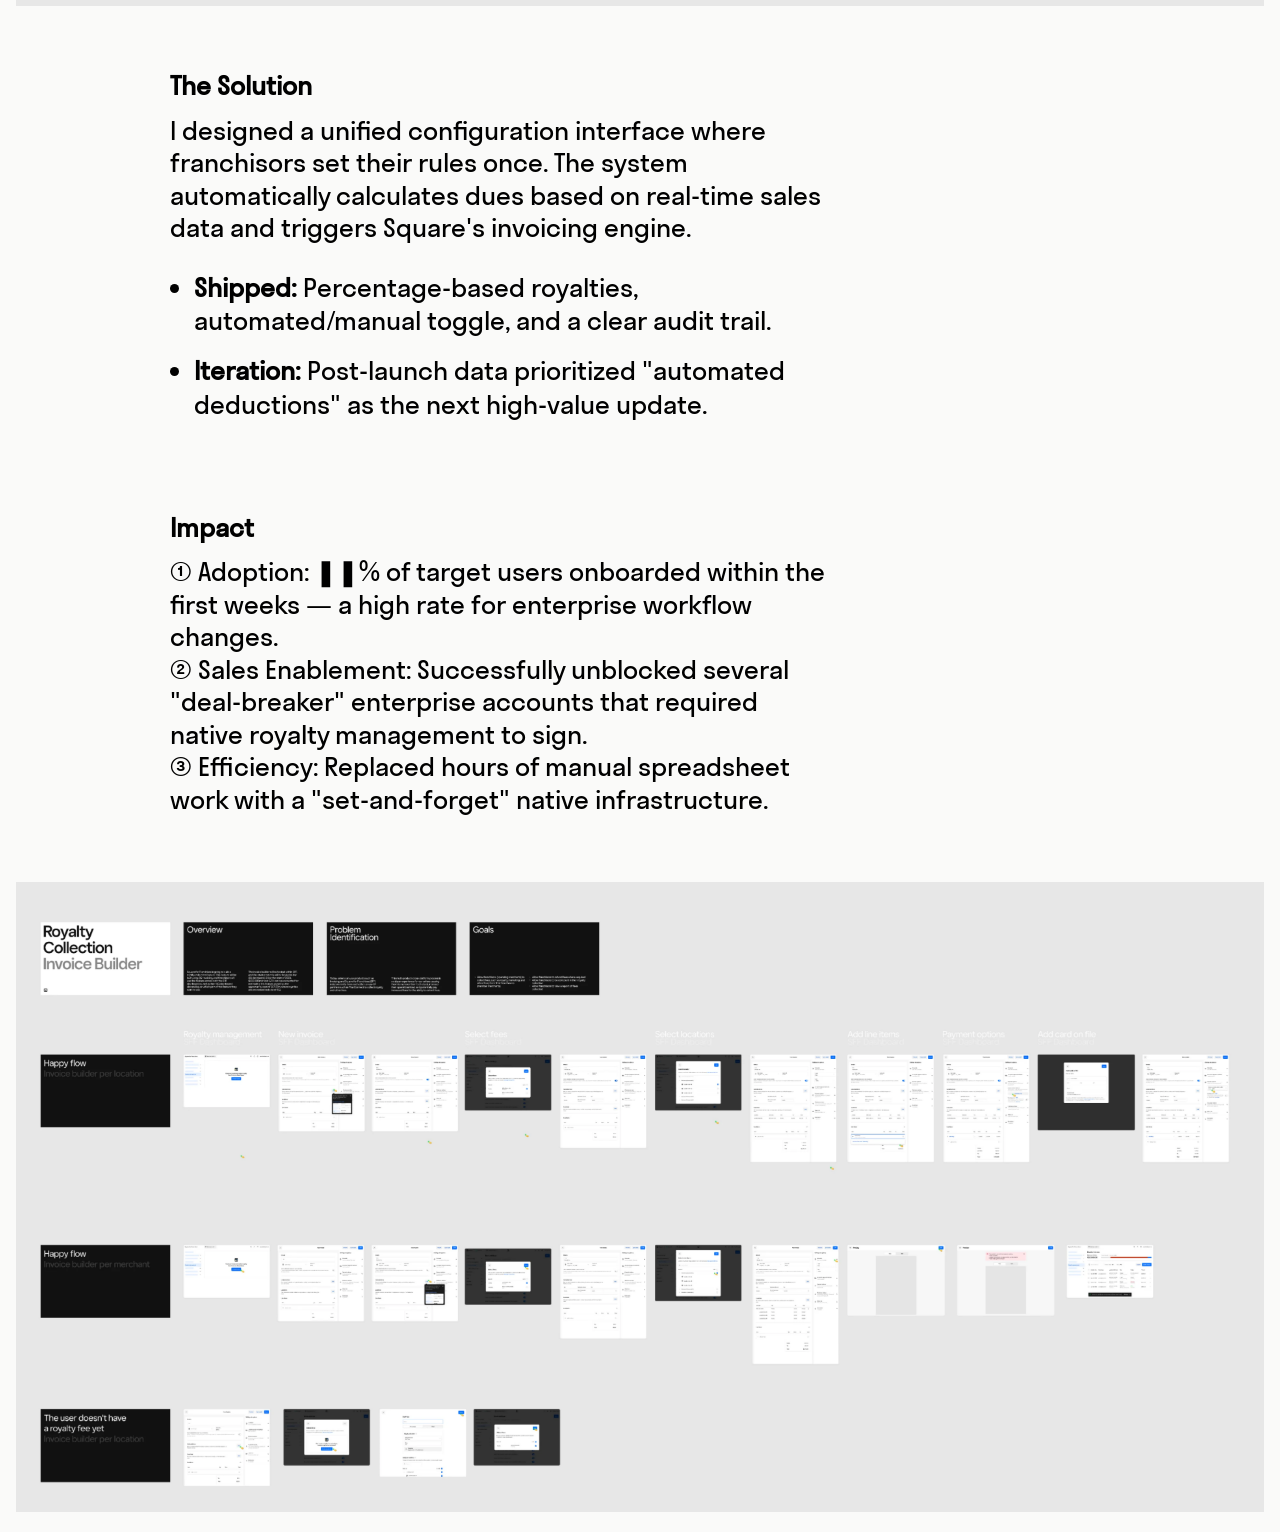
<file: royalty.html>
<!DOCTYPE html>
<html lang="en">

<head>
    <meta charset="UTF-8">
    <meta name="viewport" content="width=device-width, initial-scale=1.0">
    <title>Royalty Fee Collection — Anatolie Micaliuc</title>
    <link rel="stylesheet" href="styles.css">
    <link rel="icon" type="image/png" sizes="32x32" href="./img/favicon.png">
    <link rel="preload" href="./img/Royalty Calculation.webp" as="image">

    <style>
        /* Case study page overrides & additions */

        h1 {
            margin-bottom: 0;
        }

        .case-label {
            display: inline-block;
            font-size: 18px;
            background-color: #FFECE6;
            padding: 4px 8px;
            border-radius: 4px;
            color: #EE5324;
            margin-top: 60px;
            margin-bottom: 8px;
            font-weight: 500;
        }

        .nav-links {
            display: flex !important;
            margin-top: 0;
        }

        .page-content {
            margin-top: 20px;
            margin-left: 146px;
        }

        .page-content>.full-bleed:last-child {
            margin-bottom: 20px;
        }

        .case-cols {
            display: grid;
            grid-template-columns: minmax(0, 700px) minmax(0, 400px);
            gap: 28px;
            align-items: start;
            margin-top: 32px;
        }

        /* Metadata row */
        .case-meta {
            display: flex;
            gap: 40px;
            margin-top: 32px;
            flex-wrap: wrap;
        }

        .meta-label {
            font-size: inherit;
            color: rgba(0, 0, 0, 0.4);
            margin: 0 0 4px 0;
            line-height: 105%;
        }

        .meta-value {
            font-size: inherit;
            color: #000;
            margin: 0;
            line-height: 105%;
        }

        .pull-quote {
            font-family: 'EditorialNew', 'PPEditorialOld', Georgia, serif;
            font-size: clamp(22px, 3.5vw, 42px);
            font-weight: 400;
            color: #000000;
            line-height: 115%;
            margin-top: 0;
            padding-top: 0;
        }

        .img-placeholder {
            background: #f0f0f0;
            aspect-ratio: 16 / 9;
            width: 100%;
        }

        .img-placeholder-tall {
            background: #f0f0f0;
            aspect-ratio: 4 / 3;
            width: 100%;
        }

        .blurred-img-wrap {
            width: 100%;
            height: calc(50vw - 10px);
            overflow: hidden;
            position: relative;
        }

        .blurred-img-wrap img {
            width: 100%;
            height: 100%;
            object-fit: cover;
            filter: blur(40px);
            transform: scale(1.1);
            display: block;
        }

        /* Parallax container for final image */
        .parallax-container {
            height: calc(50vw - 10px);
            overflow: hidden;
            position: relative;
        }

        .parallax-img {
            width: 100%;
            height: calc(100% + 960px);
            object-fit: cover;
            object-position: left top;
            transform: translateY(0);
            will-change: transform;
        }

        @media (max-width: 768px) {
            .parallax-container {
                height: 80vw;
            }
            .blurred-img-wrap {
                height: 80vw;
            }
        }

        /* Enforce blurred img overlay specifically in html to bypass live css cache */
        .blurred-img-overlay {
            position: absolute;
            top: 0; left: 0;
            width: 100%; height: 100%;
            display: flex;
            align-items: center;
            justify-content: center;
            z-index: 10;
            pointer-events: none;
        }
        .blurred-img-overlay span {
            font-family: 'Stratos', 'Helvetica Neue', Arial, sans-serif;
            font-size: 18px;
            font-weight: 500;
            color: rgba(0, 0, 0, 0.45);
            text-align: center;
            line-height: 150%;
        }

        /* Break out of page-content to match main page full-width images */
        .full-bleed {
            margin-left: calc(-146px - 8px);
            margin-right: -8px;
            width: auto;
            margin-top: 40px;
            margin-bottom: 50px;
        }

        .img-row {
            display: grid;
            grid-template-columns: 1fr 1fr;
            gap: 20px;
        }

        .full-bleed:has(+ .full-bleed) {
            margin-bottom: 0;
        }

        .full-bleed+.full-bleed {
            margin-top: 20px;
        }

        .section-dark {
            background: #111;
            color: #fff;
            border-radius: 12px;
            padding: 48px 40px;
            margin-top: 48px;
        }

        .section-dark .pull-quote {
            color: rgba(255, 255, 255, 0.5);
        }

        .section-dark .img-placeholder,
        .section-dark .img-placeholder-tall {
            background: #2a2a2a;
        }

        .section-dark .case-cols {
            margin-top: 0;
        }

        .dark-label {
            display: inline-block;
            font-size: 14px;
            background-color: rgba(255, 255, 255, 0.1);
            padding: 4px 8px;
            border-radius: 4px;
            color: rgba(255, 255, 255, 0.6);
            margin-bottom: 24px;
            font-weight: 500;
            text-transform: uppercase;
            letter-spacing: 0.05em;
        }

        .section-spacer {
            margin-top: 64px;
        }

        .case-nav {
            display: flex;
            justify-content: space-between;
            align-items: center;
            padding: 48px 24px 60px;
            border-top: none;
            margin-top: 64px;
            margin-left: calc(-146px - 8px);
            margin-right: -8px;
        }

        .case-nav a {
            font-size: inherit;
            font-weight: 500;
            color: #000;
            text-decoration: underline;
            text-decoration-color: rgba(0, 0, 0, 0.15);
            text-decoration-thickness: 1px;
            text-underline-offset: 4px;
        }

        .case-nav .nav-prev::before {
            content: '← ';
        }

        .case-nav .nav-next::after {
            content: ' →';
        }

        .section-subheading {
            font-family: 'Stratos', 'Helvetica Neue', Arial, sans-serif;
            font-size: inherit;
            letter-spacing: normal;
            color: #000;
            font-weight: 700;
            line-height: 125%;
            margin: 0 0 12px 0;
            max-width: 700px;
            text-transform: none;
        }

        .process-list {
            margin-top: 24px;
            padding-left: 24px;
        }

        .process-list li {
            margin-bottom: 16px;
            line-height: 130%;
        }

        /* Tablet: content under avatar, pull-quote scales */
        @media screen and (max-width: 1200px) {
            .page-content {
                margin-top: 148px;
                margin-left: 0 !important;
            }

            .case-cols {
                grid-template-columns: 700px minmax(0, 400px);
                gap: 28px;
            }

            .full-bleed {
                margin-left: 0 !important;
                margin-right: 0 !important;
                width: 100% !important;
            }

            .case-nav {
                margin-left: 0 !important;
                margin-right: 0 !important;
            }
        }

        /* Mobile */
        @media screen and (max-width: 768px) {
            .case-cols {
                grid-template-columns: 1fr;
                gap: 0;
            }

            .case-meta {
                row-gap: 20px;
                margin-bottom: 40px;
            }

            .pull-quote {
                display: none;
            }

            .img-row {
                grid-template-columns: 1fr;
            }

            .section-dark {
                padding: 32px 24px;
            }

            .page-content {
                margin-top: 148px;
                margin-left: 0 !important;
            }

            .top-right-content {
                gap: 20px;
            }

            .nav-links {
                display: none !important;
            }

            h1 {
                margin-bottom: 12px;
            }

            .case-cols {
                margin-top: 0 !important;
            }

            .section-spacer {
                margin-top: 0 !important;
            }

            h3 {
                padding-bottom: 56px !important;
            }

            .full-bleed {
                margin-left: 0 !important;
                margin-right: 0 !important;
                width: 100% !important;
                margin-top: 32px !important;
                margin-bottom: 32px !important;
            }

            .full-bleed-first {
                margin-top: 0 !important;
                margin-bottom: 32px !important;
            }

            .full-bleed+.full-bleed {
                margin-top: calc(20px - 32px) !important;
            }

            .img-row {
                gap: 20px;
            }

            .case-label {
                margin-top: 32px;
            }
        }
    </style>
    <!-- Yandex.Metrika counter -->
    <script type="text/javascript">
        (function (m, e, t, r, i, k, a) {
            m[i] = m[i] || function () { (m[i].a = m[i].a || []).push(arguments) };
            m[i].l = 1 * new Date();
            for (var j = 0; j < document.scripts.length; j++) { if (document.scripts[j].src === r) { return; } }
            k = e.createElement(t), a = e.getElementsByTagName(t)[0], k.async = 1, k.src = r, a.parentNode.insertBefore(k, a)
        })(window, document, "script", "https://mc.yandex.ru/metrika/tag.js", "ym");
        ym(57549418, 'init', {clickmap:true, referrer: document.referrer, url: location.href, accurateTrackBounce:true, trackLinks:true});
    </script>
    <noscript><div><img src="https://mc.yandex.ru/watch/57549418" style="position:absolute;left:-9999px;" alt=""></div></noscript>
    <!-- /Yandex.Metrika counter -->
</head>

<body>

    <!-- Nav bar -->
    <div class="top-bar">
        <a href="index.html"><img src="./img/anatolie.webp" class="sticky-image" width="263" height="208"></a>
        <div class="top-right-content">
            <div class="nav-links">
                <a href="index.html#about">About</a>
            </div>
            <a href="mailto:ihoodstar@gmail.com?subject=Let's talk about design" class="primary-button">Let's talk</a>
        </div>
    </div>

    <div class="page-content">

        <!-- Hero -->
        <div class="case-cols" style="margin-top: 0;">
            <div>
                <h1>Royalty Collection: From Spreadsheets to Native</h1>
                <div class="case-meta">
                    <div>
                        <p class="meta-label">Scope</p>
                        <p class="meta-value">UX/UI · Product strategy · Negotiation</p>
                    </div>
                    <div style="display:flex;gap:40px;">
                        <div>
                            <p class="meta-label">Role</p>
                            <p class="meta-value">End-to-end: Synthesis, UX, UI</p>
                        </div>
                        <div>
                            <p class="meta-label">Year</p>
                            <p class="meta-value">2024</p>
                        </div>
                    </div>
                </div>
            </div>
            <div></div>
        </div>

        <!-- Intro -->
        <div class="case-cols">
            <div>
                <p>For franchisors, collecting royalties was a manual nightmare involving fragmented spreadsheets and
                    third-party invoicing outside of Square. </p>
                <p>As a platform positioning itself as the "OS for
                    Franchising," this was a critical gap. The challenge was to build a native calculation and
                    collection engine that could handle diverse business models without overcomplicating the UI.</p>
            </div>
        </div>

        <!-- Royalty Calculation -->
        <div class="full-bleed full-bleed-first">
            <img src="./img/Royalty Calculation.webp" alt="Royalty calculation interface" style="width:100%;display:block;" loading="eager" decoding="async" fetchpriority="high">
        </div>

        <!-- Insights & Strategy -->
        <div class="case-cols section-spacer">
            <div>
                <h4 class="section-subheading">Insights &amp; Strategy</h4>
                <p>Through customer interviews, we identified two structural requirements:</p>
                <ul class="process-list">
                    <li><strong>Formula Flexibility:</strong> There is no "universal" royalty fee. We needed a core
                        model (percentage of gross sales) with enough modularity to support flat fees and tiered
                        structures later.</li>
                    <li><strong>Automation vs. Control:</strong> Operators were split. The system had to support both
                        fully automated scheduling and a "review-before-send" manual workflow.</li>
                </ul>
            </div>
            <div>
                <p class="pull-quote">No universal royalty formula, but one model covers most cases</p>
            </div>
        </div>

        <!-- Royalty Fee -->
        <div class="full-bleed">
            <img src="./img/Royalty Fee.webp" alt="Royalty fee formula" style="width:100%;display:block;" loading="lazy" decoding="async">
        </div>

        <!-- Royalty 1 + 2 + 3 -->
        <div class="full-bleed" style="margin-top:20px;">
            <div style="display:grid;grid-template-columns:1fr 1fr 1fr;gap:20px;">
                <img src="./img/Royalty 1.webp" alt="Royalty screen 1" style="width:100%;display:block;" loading="lazy" decoding="async">
                <img src="./img/Royalty 2.webp" alt="Royalty screen 2" style="width:100%;display:block;" loading="lazy" decoding="async">
                <img src="./img/Royalty 3.webp" alt="Royalty screen 3" style="width:100%;display:block;" loading="lazy" decoding="async">
            </div>
            <p style="margin-top:15px;font-size:inherit;color:rgba(0,0,0,0.5);">By this point we had already shipped a simplified version of the royalty fee formula. There were 5 formula variants in total — for P0 we went with the most straightforward one.</p>
        </div>

        <!-- The Architectural Decision -->
        <div class="case-cols section-spacer">
            <div>
                <h4 class="section-subheading">The Architectural Decision</h4>
                <p>The real design problem was platform placement. I explored three strategic directions to determine
                    where the feature should live within the Square ecosystem:</p>
                <ul class="process-list">
                    <li><strong>Option A (Native):</strong> Built entirely within Franchise Suite. Pro: Full UX
                        control. Con: High engineering cost (building payments from scratch).</li>
                    <li><strong>Option B (Square-Native):</strong> Leveraging Square's existing invoice tools. Pro:
                        Low lift. Con: Disjointed UX for franchise operators.</li>
                    <li><strong>Option C (Pragmatic Hybrid):</strong> [Selected] Configuration lives in Franchise
                        Suite; execution is powered by Square's invoicing rails.</li>
                </ul>
                <p><strong>Result:</strong> We chose Option C to balance speed-to-market with a coherent user
                    experience, focusing the MVP on the most common royalty models.</p>
            </div>
            <div>
                <p class="pull-quote">The design challenge wasn't the UI. It was defining which product owned which
                    part of the journey</p>
            </div>
        </div>

        <!-- Royalty Versions -->
        <div class="full-bleed">
            <img src="./img/Royalty Versions.webp" alt="Royalty formula versions" style="width:100%;display:block;" loading="lazy" decoding="async">
        </div>

        <!-- The Solution -->
        <div class="case-cols section-spacer">
            <div>
                <h4 class="section-subheading">The Solution</h4>
                <p>I designed a unified configuration interface where franchisors set their rules once. The system
                    automatically calculates dues based on real-time sales data and triggers Square's invoicing engine.
                </p>
                <ul class="process-list">
                    <li><strong>Shipped:</strong> Percentage-based royalties, automated/manual toggle, and a clear
                        audit trail.</li>
                    <li><strong>Iteration:</strong> Post-launch data prioritized "automated deductions" as the next
                        high-value update.</li>
                </ul>
            </div>

        </div>

        <!-- Impact -->
        <div class="case-cols section-spacer">
            <div>
                <h4 class="section-subheading">Impact</h4>
                <p>➀ Adoption: &#10074;&#10074;% of target users onboarded within the first weeks — a high rate for
                    enterprise
                    workflow changes.<br>
                    ➁ Sales Enablement: Successfully unblocked several "deal-breaker" enterprise accounts that
                    required native royalty management to sign.<br>
                    ➂ Efficiency: Replaced hours of manual spreadsheet work with a "set-and-forget" native
                    infrastructure.</p>
            </div>

        </div>

        <!-- Final image with parallax + marker effect -->
        <div class="full-bleed">
            <div class="parallax-container" id="royalty-parallax">
                <img src="./img/Royalty_Full.webp" alt="Royalty Full" class="parallax-img" id="royalty-parallax-img" loading="lazy">
            </div>
        </div>

    </div>

    <script src="./transitions.js" defer></script>

    <script>
        (function () {
            const img = document.getElementById('royalty-parallax-img');
            if (!img) return;
            const range = 480;
            function update() {
                const container = img.closest('.parallax-container');
                const rect = container.getBoundingClientRect();
                const vh = window.innerHeight;
                const progress = 1 - (rect.bottom / (vh + rect.height));
                const clamped = Math.min(1, Math.max(0, progress));
                img.style.transform = `translateY(${clamped * -range}px)`;
            }
            window.addEventListener('scroll', update, { passive: true });
            update();
        })();
    </script>

    <!-- MARKER EFFECT DISABLED — to re-enable, uncomment the script block below -->
    <!--
    <script>
        (function () {
            if (!window.matchMedia('(pointer: fine)').matches) return;

            const container = document.getElementById('royalty-parallax');
            if (!container) return;

            const canvas = document.createElement('canvas');
            canvas.style.cssText = 'position:absolute;top:0;left:0;width:100%;height:100%;pointer-events:none;z-index:2;mix-blend-mode:multiply;';
            container.appendChild(canvas);

            function resizeCanvas() {
                canvas.width = container.offsetWidth;
                canvas.height = container.offsetHeight;
            }

            // Set initial size immediately, like in vision.html
            resizeCanvas();
            window.addEventListener('resize', resizeCanvas);

            const ctx = canvas.getContext('2d');
            const colors = ['#FF5100', '#FFCC00', '#00C8FF', '#FF2D78'];
            let colorIndex = 0;
            let lastPoint = null;
            let moved = false;

            function hexToRgba(hex, a) {
                const r = parseInt(hex.slice(1, 3), 16);
                const g = parseInt(hex.slice(3, 5), 16);
                const b = parseInt(hex.slice(5, 7), 16);
                return `rgba(${r},${g},${b},${a})`;
            }

            container.addEventListener('mousemove', function (e) {
                moved = true;
                const rect = container.getBoundingClientRect();
                const x = e.clientX - rect.left;
                const y = e.clientY - rect.top;
                if (lastPoint) {
                    const dx = x - lastPoint.x;
                    const dy = y - lastPoint.y;
                    const len = Math.sqrt(dx * dx + dy * dy);
                    if (len > 0) {
                        const tip = 14;
                        const px = (-dy / len) * tip;
                        const py = (dx / len) * tip;
                        ctx.beginPath();
                        ctx.moveTo(lastPoint.x + px, lastPoint.y + py);
                        ctx.lineTo(x + px, y + py);
                        ctx.lineTo(x - px, y - py);
                        ctx.lineTo(lastPoint.x - px, lastPoint.y - py);
                        ctx.closePath();
                        ctx.fillStyle = hexToRgba(colors[colorIndex], 0.68);
                        ctx.fill();
                    }
                }
                lastPoint = { x, y };
            });

            container.addEventListener('mouseleave', function () { lastPoint = null; });
            container.addEventListener('mouseenter', function () { lastPoint = null; });
            container.addEventListener('mousedown', function () { moved = false; });
            container.addEventListener('mouseup', function () {
                if (!moved) colorIndex = (colorIndex + 1) % colors.length;
            });
        })();
    </script>
    -->

    <!-- CASE LOCK — remove the line below to make this case publicly visible -->
    <script>window.CASE_LOCKED = true;</script>
    <script src="./case-lock.js"></script>
</body>

</html>
</file>
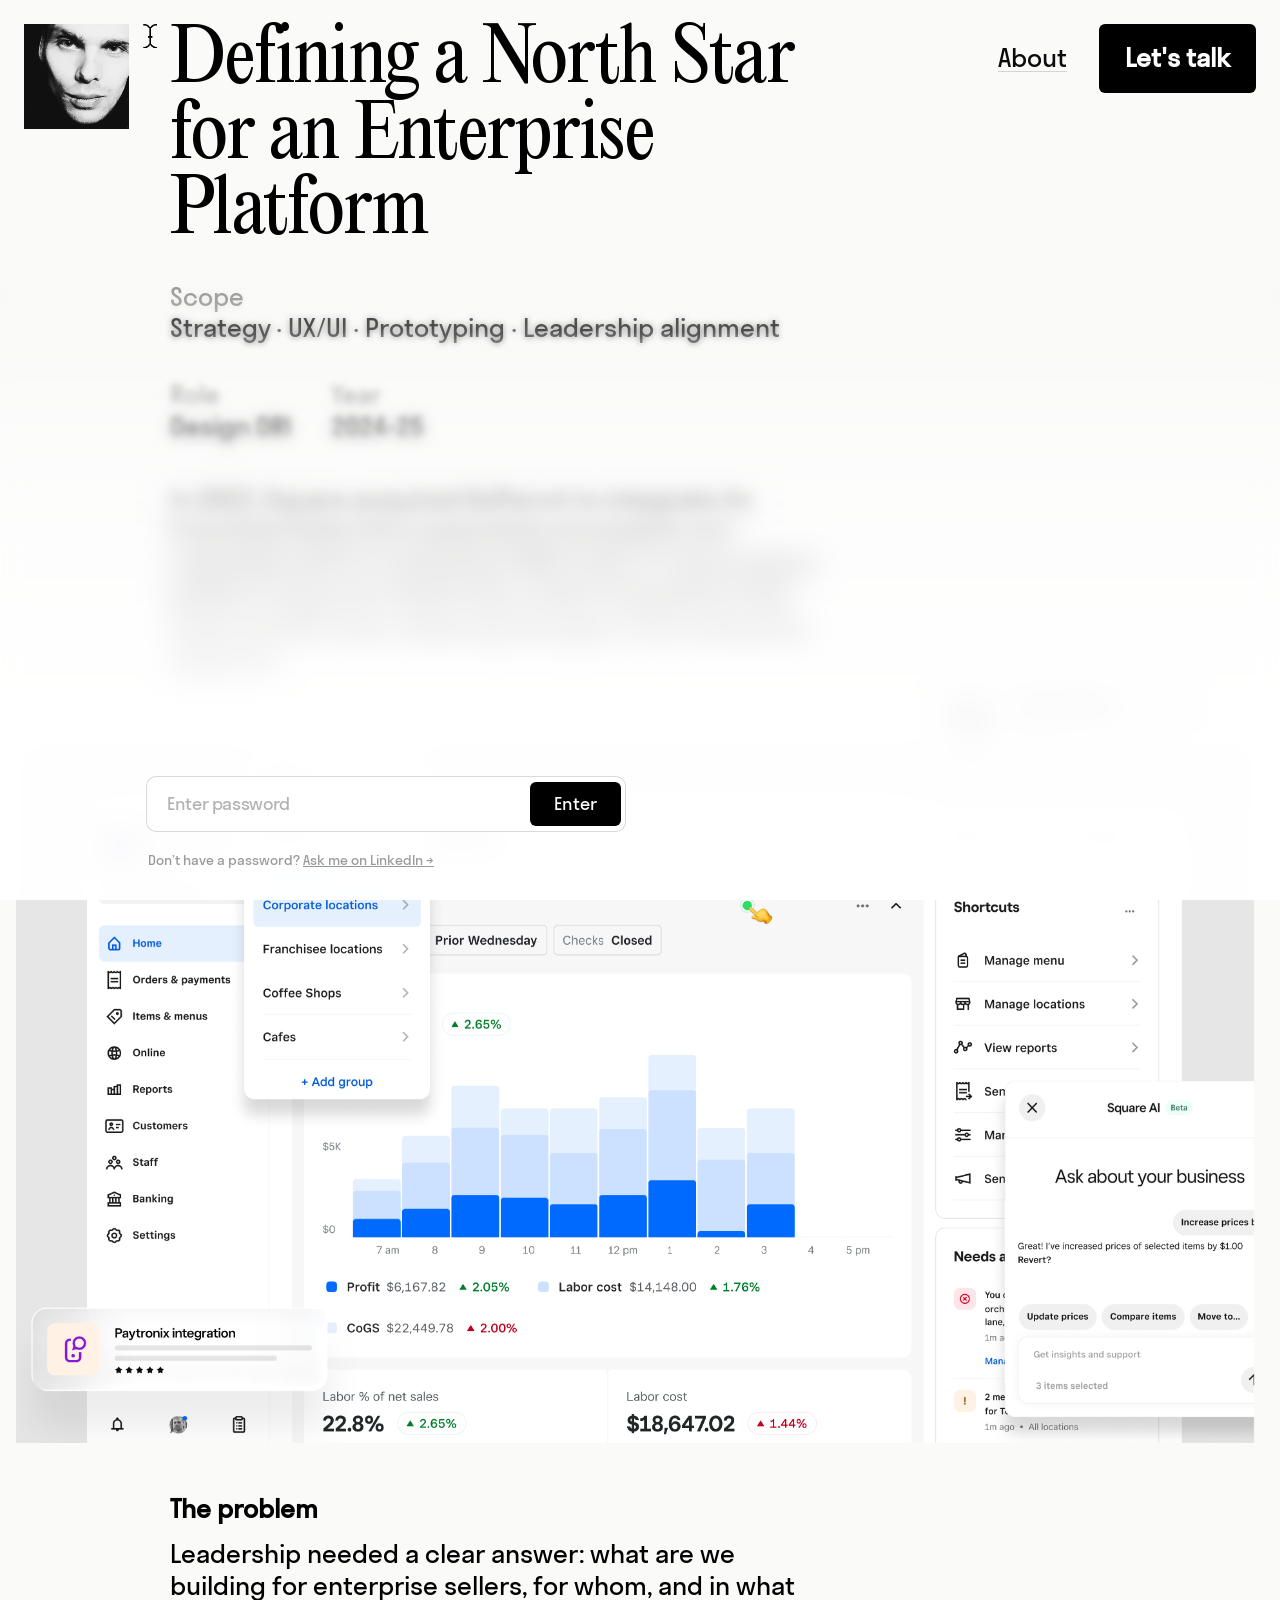
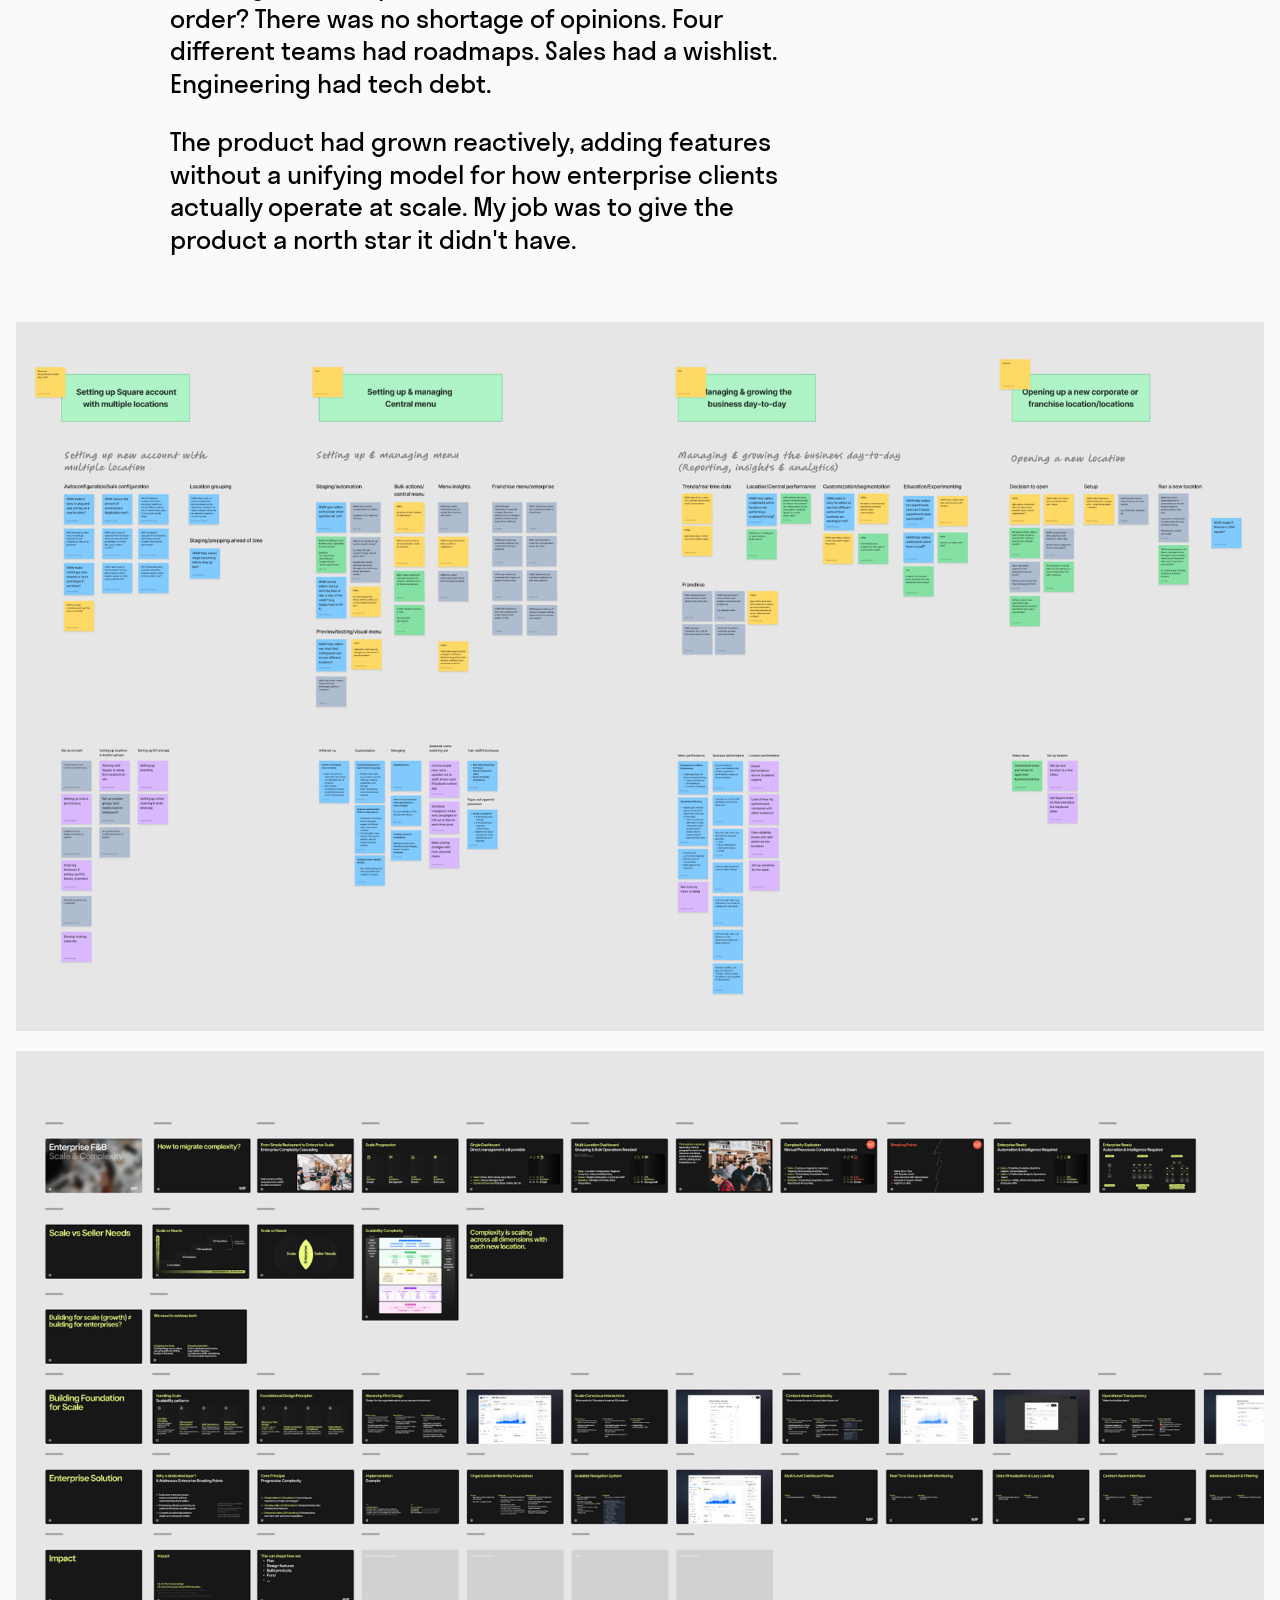
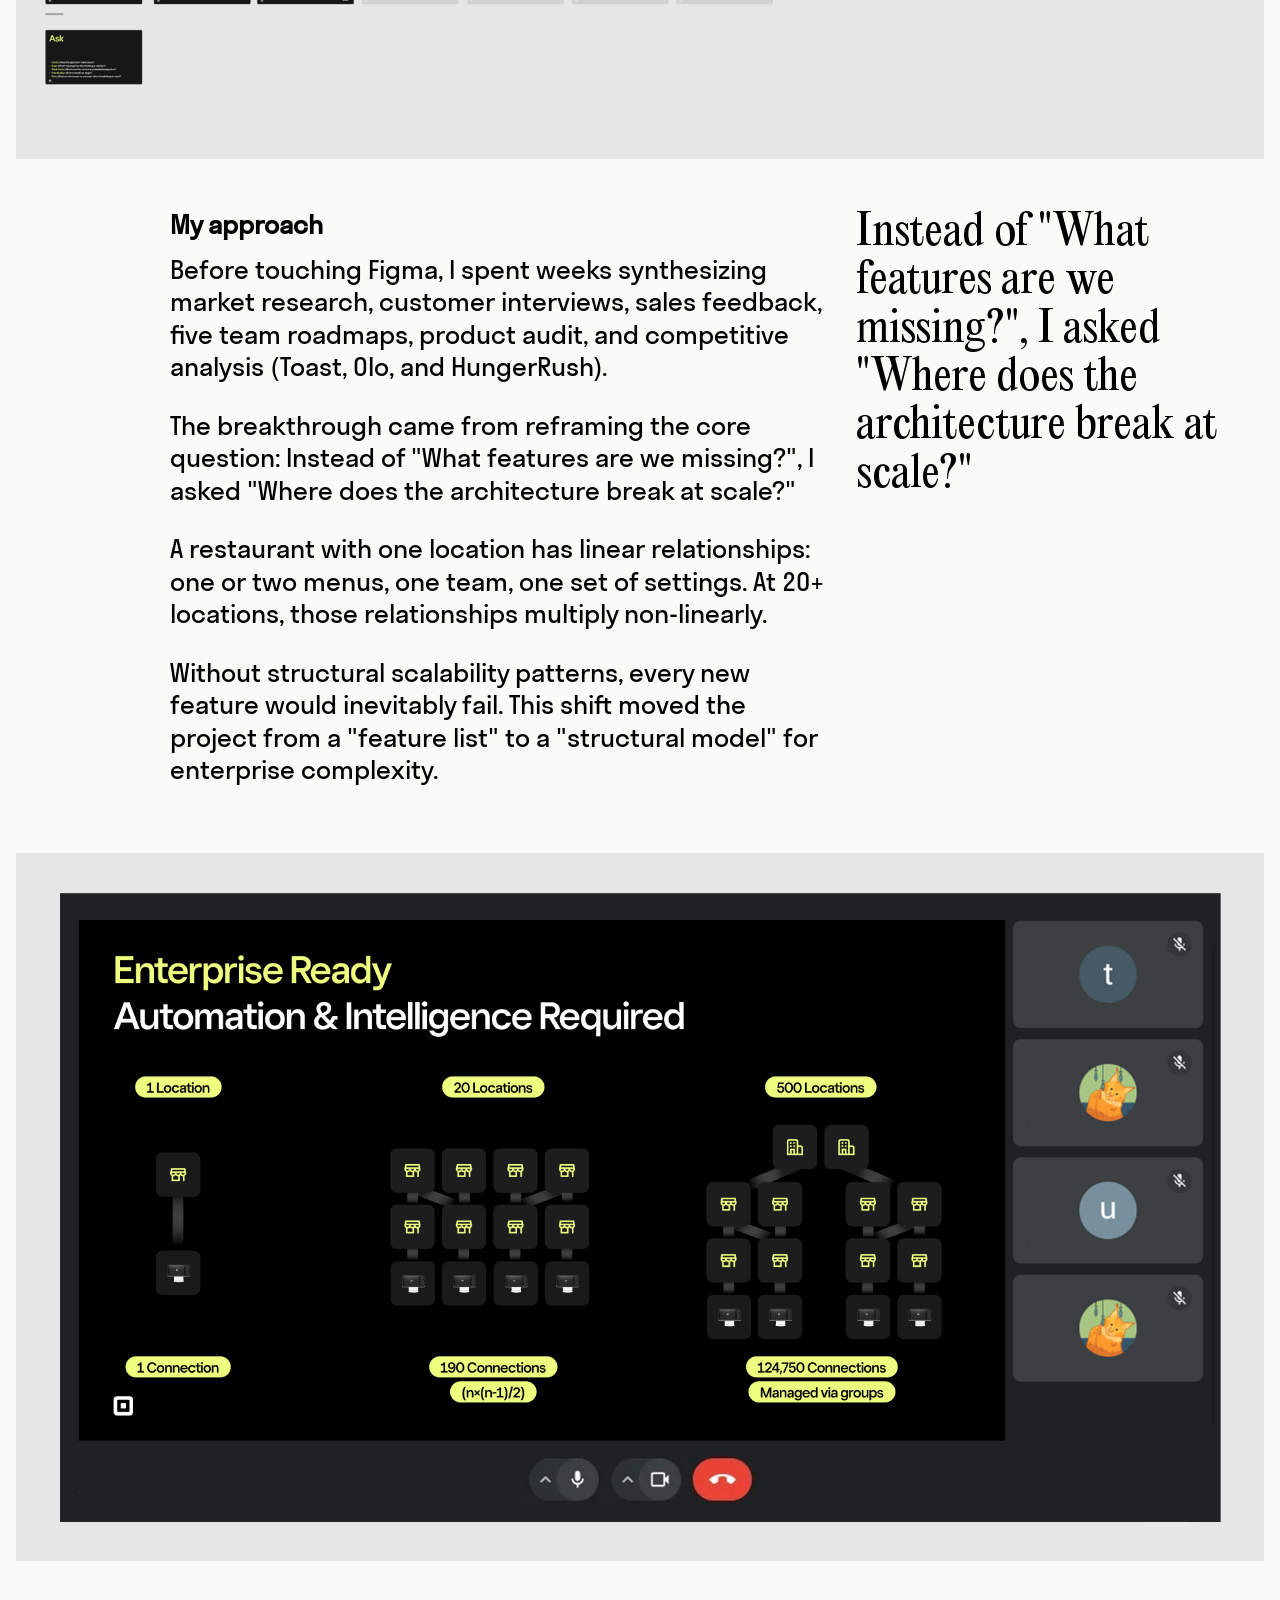
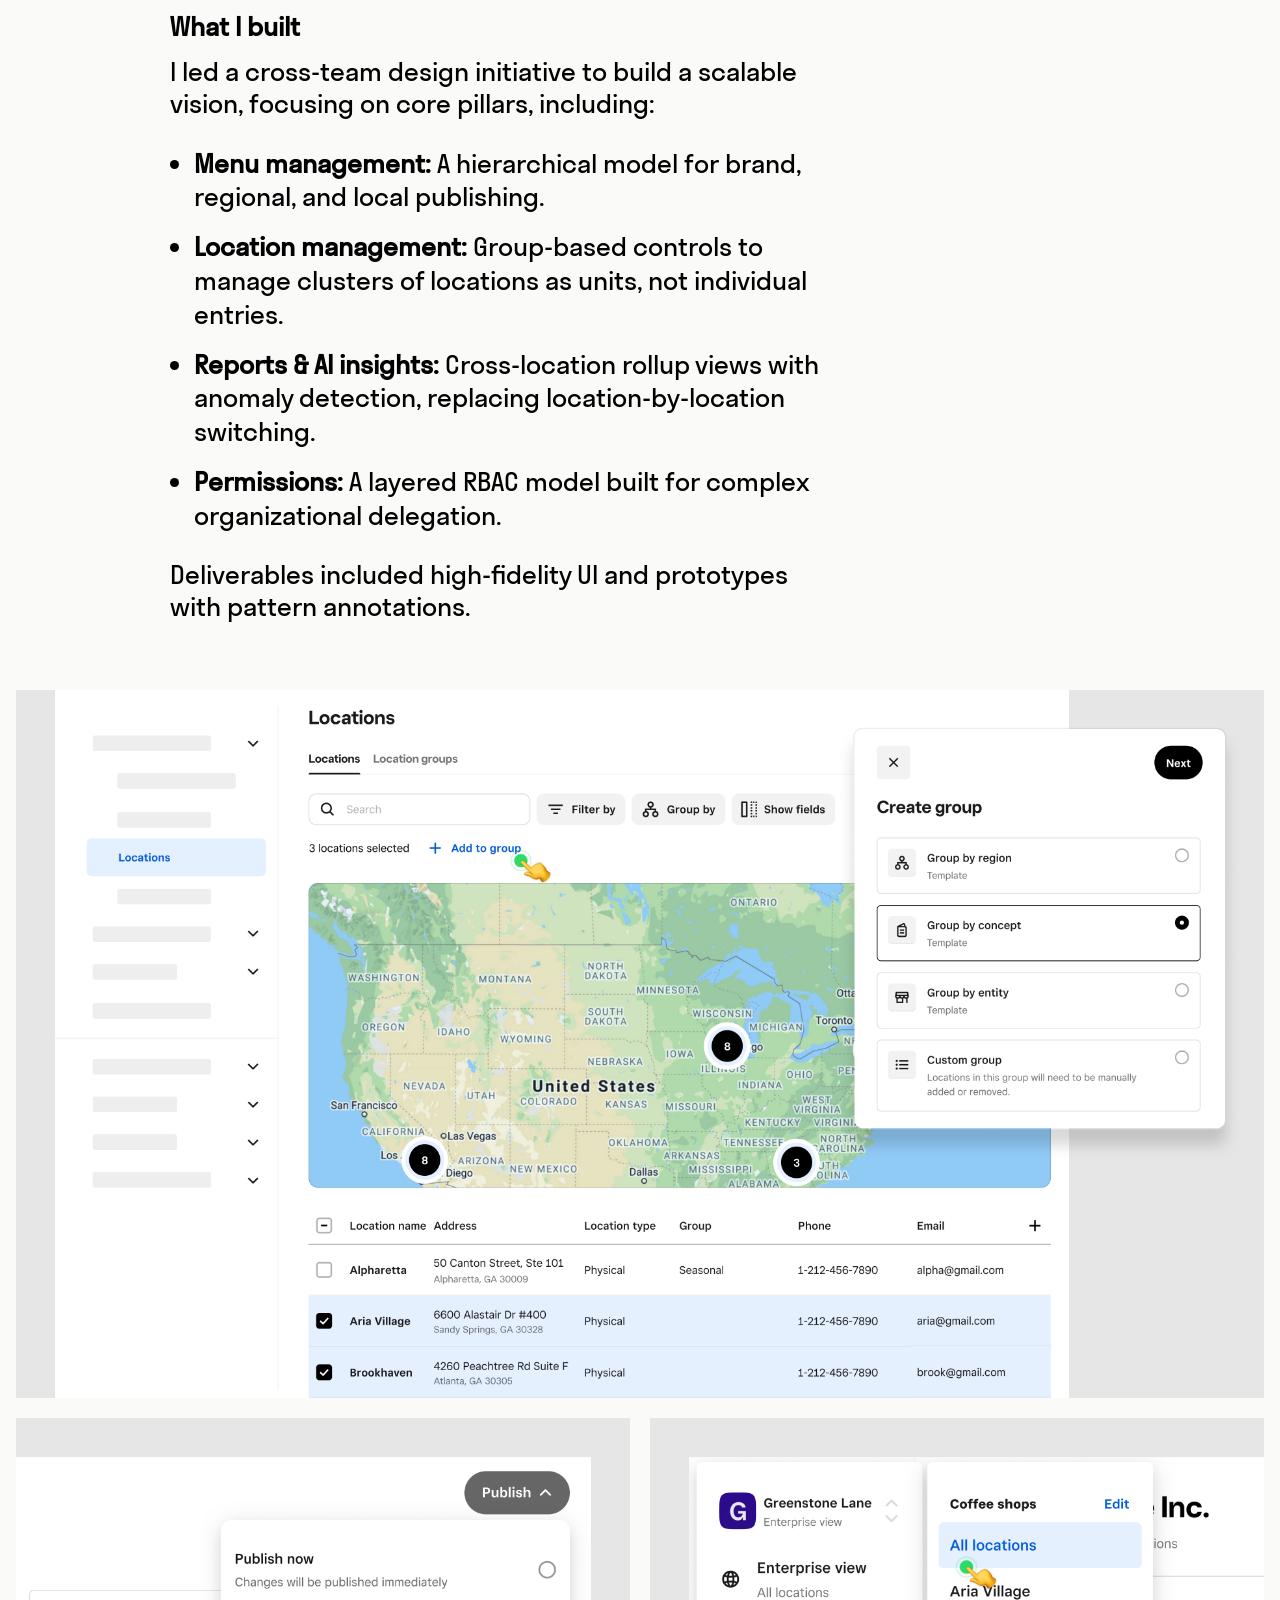
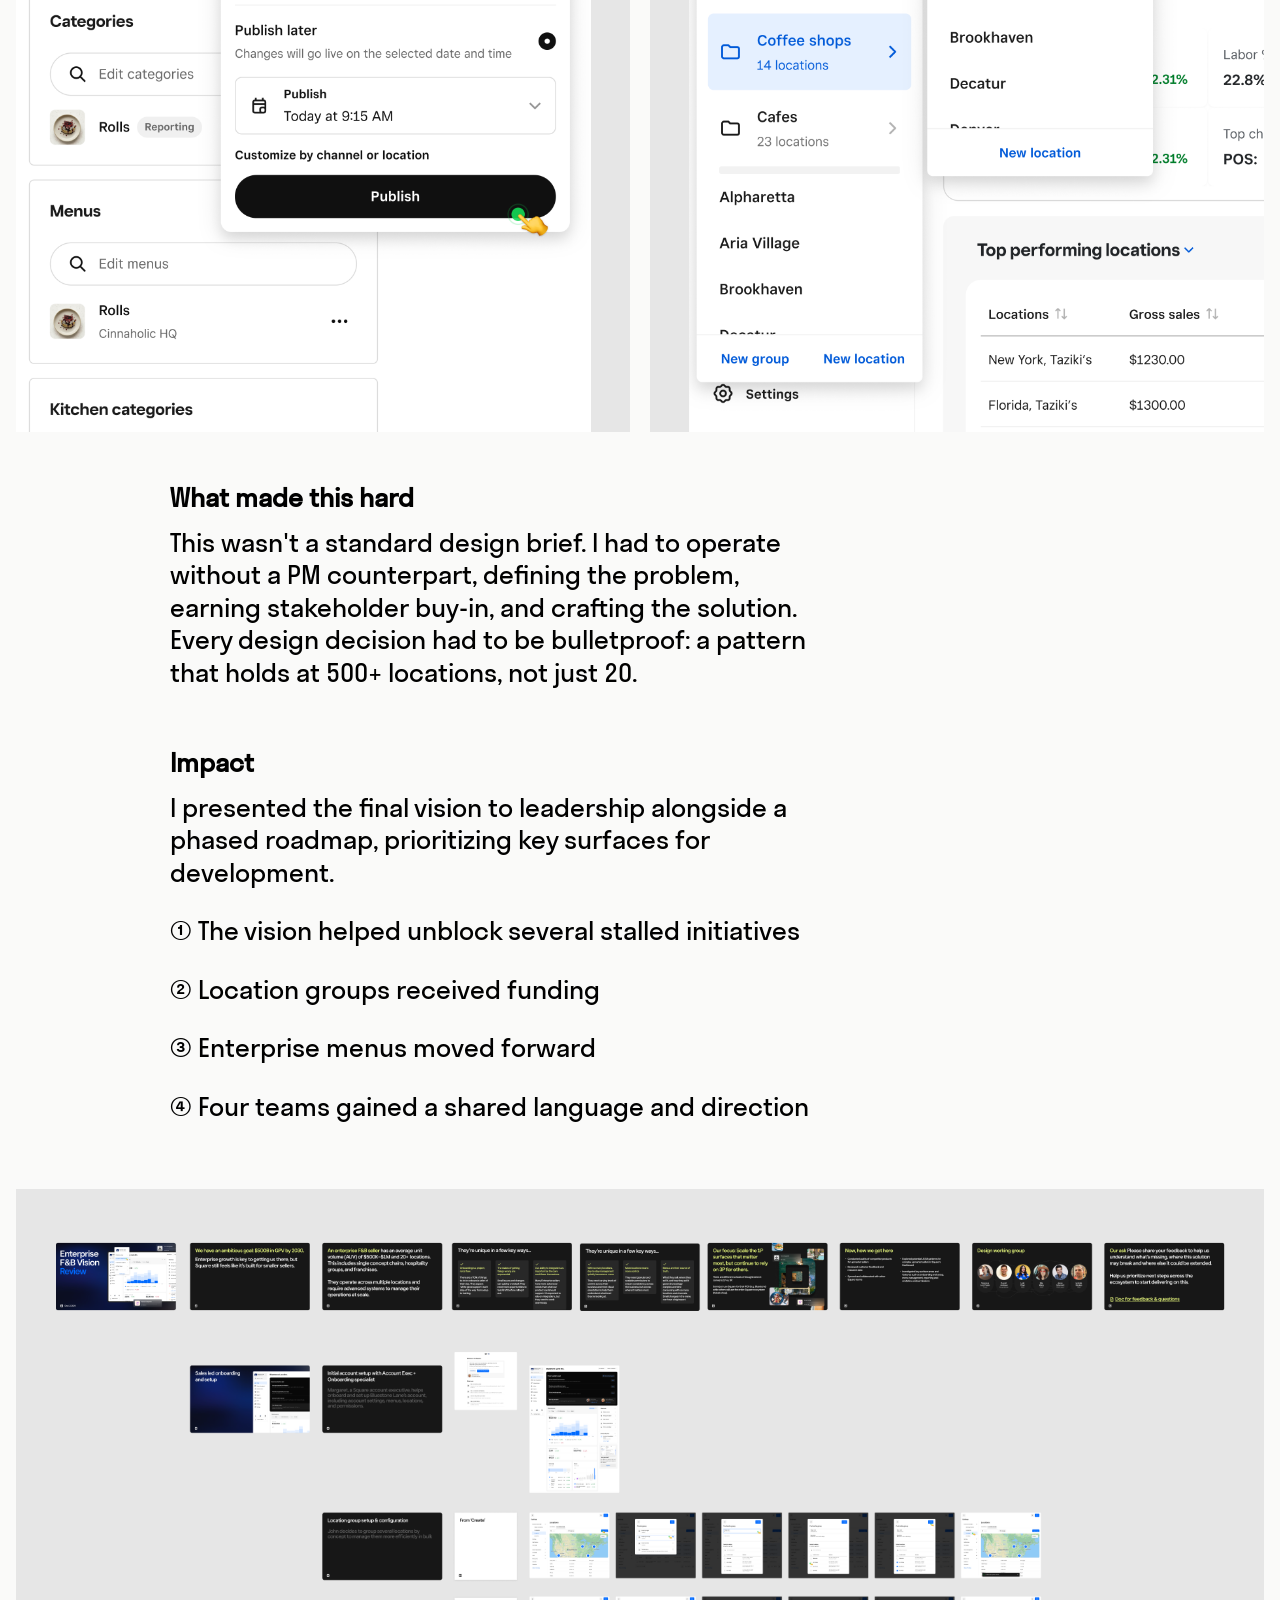
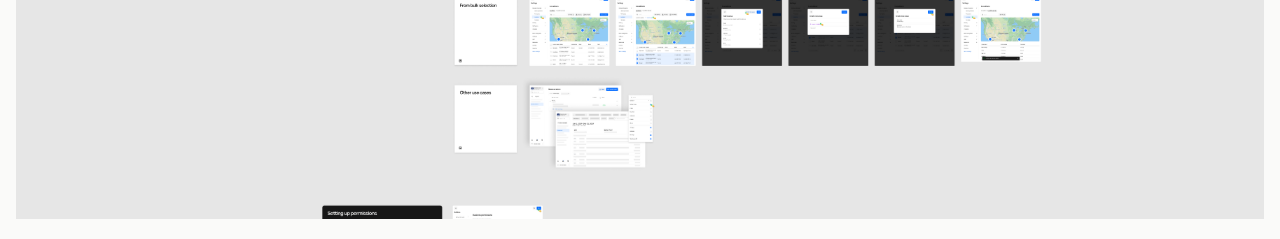
<file: vision.html>
<!DOCTYPE html>
<html lang="en">

<head>
    <meta charset="UTF-8">
    <meta name="viewport" content="width=device-width, initial-scale=1.0">
    <title>Enterprise F&B Vision — Anatolie Micaliuc</title>
    <link rel="stylesheet" href="styles.css">
    <link rel="icon" type="image/png" sizes="32x32" href="./img/favicon.png">
    <link rel="preload" href="./img/Vision Hero.webp" as="image">

    <style>
        /* Case study page overrides & additions */

        h1 {
            margin-bottom: 0;
        }

        .case-label {
            display: block;
            font-size: inherit;
            color: #000;
            margin-top: 60px;
            margin-bottom: 8px;
            font-weight: 400;
            background-color: transparent;
            padding: 0;
            border-radius: 0;
        }

        .nav-links {
            display: flex !important;
            margin-top: 0;
        }

        .page-content {
            margin-top: 20px;
            margin-left: 146px;
            padding-bottom: 0;
        }

        .page-content>.full-bleed:last-child {
            margin-bottom: 20px;
        }

        .case-cols {
            display: grid;
            grid-template-columns: minmax(0, 700px) minmax(0, 400px);
            gap: 28px;
            align-items: start;
            margin-top: 32px;
        }

        .pull-quote {
            font-family: 'EditorialNew', 'PPEditorialOld', Georgia, serif;
            font-size: clamp(22px, 3.5vw, 42px);
            font-weight: 400;
            color: #000000;
            line-height: 115%;
            margin-top: 0;
            padding-top: 0;
        }

        /* Metadata row: Scope / Role / Year */
        .case-meta {
            display: flex;
            gap: 40px;
            margin-top: 32px;
            flex-wrap: wrap;
        }

        .meta-label {
            font-size: inherit;
            color: rgba(0, 0, 0, 0.4);
            margin: 0 0 4px 0;
            line-height: 105%;
        }

        .meta-value {
            font-size: inherit;
            color: #000;
            margin: 0;
            line-height: 105%;
        }

        /* Section subheadings */
        .section-subheading {
            font-family: 'Stratos', 'Helvetica Neue', Arial, sans-serif;
            font-size: inherit;
            letter-spacing: normal;
            color: #000;
            font-weight: 700;
            line-height: 125%;
            margin: 0 0 12px 0;
            max-width: 700px;
            text-transform: none;
        }

        .img-placeholder {
            background: #f0f0f0;
            aspect-ratio: 16 / 9;
            width: 100%;
        }

        .img-placeholder-tall {
            background: #f0f0f0;
            aspect-ratio: 4 / 3;
            width: 100%;
        }

        /* Parallax container for Vision Full image */
        .parallax-container {
            height: calc(50vw - 10px);
            overflow: hidden;
            position: relative;
        }

        .parallax-img {
            width: 100%;
            height: calc(100% + 960px);
            object-fit: cover;
            object-position: left top;
            transform: translateY(0);
            will-change: transform;
        }

        @media (max-width: 768px) {
            .parallax-container {
                height: 80vw;
            }
        }

        /* Break out of page-content to match main page full-width images */
        .full-bleed {
            margin-left: calc(-146px - 8px);
            margin-right: -8px;
            width: auto;
            margin-top: 40px;
            margin-bottom: 50px;
        }

        .img-row {
            display: grid;
            grid-template-columns: 1fr 1fr;
            gap: 20px;
        }

        .full-bleed:has(+ .full-bleed) {
            margin-bottom: 0;
        }

        .full-bleed+.full-bleed {
            margin-top: 20px;
        }

        .section-dark {
            background: #111;
            color: #fff;
            border-radius: 12px;
            padding: 48px 40px;
            margin-top: 48px;
        }

        .section-dark .pull-quote {
            color: rgba(255, 255, 255, 0.5);
        }

        .section-dark .img-placeholder,
        .section-dark .img-placeholder-tall {
            background: #2a2a2a;
        }

        .section-dark .case-cols {
            margin-top: 0;
        }



        .section-spacer {
            margin-top: 32px;
        }

        .case-nav {
            display: flex;
            justify-content: space-between;
            align-items: center;
            padding: 48px 24px 60px;
            border-top: none;
            margin-top: 64px;
            margin-left: calc(-146px - 8px);
            margin-right: -8px;
        }

        .case-nav a {
            font-size: inherit;
            font-weight: 500;
            color: #000;
            text-decoration: none;
            transition: color 0.2s ease;
        }

        .case-nav a:hover {
            color: #FF5100;
        }

        .case-nav .nav-prev::before {
            content: '← ';
        }

        .case-nav .nav-next::after {
            content: ' →';
        }

        .process-list {
            margin-top: 24px;
            padding-left: 24px;
        }

        .process-list li {
            margin-bottom: 16px;
            line-height: 130%;
        }

        /* Tablet: content under avatar, pull-quote scales */
        @media screen and (max-width: 1200px) {
            .page-content {
                margin-top: 148px;
                margin-left: 0 !important;
            }

            .case-cols {
                grid-template-columns: 700px minmax(0, 400px);
                gap: 28px;
            }

            .full-bleed {
                margin-left: 0 !important;
                margin-right: 0 !important;
                width: 100% !important;
            }

            .case-nav {
                margin-left: 0 !important;
                margin-right: 0 !important;
            }
        }

        /* Mobile */
        @media screen and (max-width: 768px) {
            .case-cols {
                grid-template-columns: 1fr;
                gap: 0;
            }

            .pull-quote {
                display: none;
            }

            .img-row {
                grid-template-columns: 1fr;
            }

            .case-meta {
                row-gap: 20px;
                margin-bottom: 40px;
            }

            .section-dark {
                padding: 32px 24px;
            }

            .page-content {
                margin-top: 148px;
                margin-left: 0 !important;
            }

            .top-right-content {
                gap: 20px;
            }

            .nav-links {
                display: none !important;
            }

            h1 {
                margin-bottom: 12px;
            }

            .case-cols {
                margin-top: 0 !important;
            }

            .section-spacer {
                margin-top: 0 !important;
            }

            h3 {
                padding-bottom: 56px !important;
            }

            .full-bleed {
                margin-left: 0 !important;
                margin-right: 0 !important;
                width: 100% !important;
                margin-top: 32px !important;
                margin-bottom: 32px !important;
            }

            .full-bleed-first {
                margin-top: 0 !important;
                margin-bottom: 32px !important;
            }

            .full-bleed+.full-bleed {
                margin-top: calc(20px - 32px) !important;
            }

            .img-row {
                gap: 20px;
            }

            .case-label {
                margin-top: 32px;
            }
        }
    </style>
    <!-- Yandex.Metrika counter -->
    <script type="text/javascript">
        (function (m, e, t, r, i, k, a) {
            m[i] = m[i] || function () { (m[i].a = m[i].a || []).push(arguments) };
            m[i].l = 1 * new Date();
            for (var j = 0; j < document.scripts.length; j++) { if (document.scripts[j].src === r) { return; } }
            k = e.createElement(t), a = e.getElementsByTagName(t)[0], k.async = 1, k.src = r, a.parentNode.insertBefore(k, a)
        })(window, document, "script", "https://mc.yandex.ru/metrika/tag.js", "ym");
        ym(57549418, 'init', {clickmap:true, referrer: document.referrer, url: location.href, accurateTrackBounce:true, trackLinks:true});
    </script>
    <noscript><div><img src="https://mc.yandex.ru/watch/57549418" style="position:absolute;left:-9999px;" alt=""></div></noscript>
    <!-- /Yandex.Metrika counter -->
</head>

<body>

    <!-- Nav bar — same structure as Index.html -->
    <div class="top-bar">
        <a href="index.html"><img src="./img/anatolie.webp" class="sticky-image" width="263" height="208"></a>
        <div class="top-right-content">
            <div class="nav-links">
                <a href="index.html#about">About</a>
            </div>
            <a href="mailto:ihoodstar@gmail.com?subject=Let's talk about design" class="primary-button">Let's talk</a>
        </div>
    </div>

    <div class="page-content">

        <!-- Hero -->
        <div class="case-cols" style="margin-top: 0;">
            <div>
                <h1>Defining a North Star for an Enterprise Platform</h1>
                <!-- Metadata -->
                <div class="case-meta">
                    <div>
                        <p class="meta-label">Scope</p>
                        <p class="meta-value">Strategy · UX/UI · Prototyping · Leadership alignment</p>
                    </div>
                    <div style="display:flex;gap:40px;">
                        <div>
                            <p class="meta-label">Role</p>
                            <p class="meta-value">Design DRI</p>
                        </div>
                        <div>
                            <p class="meta-label">Year</p>
                            <p class="meta-value">2024-25</p>
                        </div>
                    </div>
                </div>
            </div>
            <div></div>
        </div>

        <!-- Intro -->
        <div class="case-cols">
            <div>
                <p>In 2022, Square acquired GoParrot to integrate its Franchise Suite into a payments ecosystem not
                    originally built for enterprise F&B. A year in, the product lacked a long-term North Star, while
                    competitors like Toast and Olo were widening the gap in the enterprise segment.
                </p>
            </div>
            <div></div>
        </div>

        <!-- Image 1 — Hero -->
        <div class="full-bleed full-bleed-first" style="margin-top:-24px;">
            <picture>
                <source srcset="./img/Vision Hero.webp" type="image/webp"><img src="./img/Vision Hero.png"
                    alt="Vision Hero" style="width:100%;display:block;">
            </picture>
        </div>

        <!-- The problem -->
        <div class="case-cols section-spacer">
            <div>
                <h4 class="section-subheading">The problem</h4>
                <p>Leadership needed a clear answer: what are we building for enterprise sellers, for whom, and in what
                    order? There was no shortage of opinions. Four different teams had roadmaps. Sales had a wishlist.
                    Engineering had tech debt.</p>
                <p>The product had grown reactively, adding features without a unifying model for how enterprise clients
                    actually operate at scale. My job was to give the product a north star it didn't have.</p>
            </div>
            <div></div>
        </div>

        <!-- Image 2 — Jam -->
        <div class="full-bleed">
            <picture>
                <source srcset="./img/Vision Jam.webp" type="image/webp"><img src="./img/Vision Jam.png"
                    alt="Vision Jam" style="width:100%;display:block;" loading="lazy">
            </picture>
        </div>

        <!-- Image 3 — Scale -->
        <div class="full-bleed">
            <picture>
                <source srcset="./img/Vision Scale.webp" type="image/webp"><img src="./img/Vision Scale.png"
                    alt="Vision Scale" style="width:100%;display:block;" loading="lazy">
            </picture>
        </div>

        <!-- My approach -->
        <div class="case-cols section-spacer">
            <div>
                <h4 class="section-subheading">My approach</h4>
                <p>Before touching Figma, I spent weeks synthesizing market research, customer interviews, sales
                    feedback, five team roadmaps, product audit, and
                    competitive analysis (Toast, Olo, and HungerRush).</p>
                <p>The breakthrough came from reframing the core question: Instead of "What features are we missing?", I
                    asked "Where does the architecture break at scale?"</p>
                <p>A restaurant with one location has linear relationships: one or two menus, one team, one set of
                    settings. At 20+ locations, those relationships multiply non-linearly.</p>
                <p>Without structural scalability patterns, every new feature would inevitably fail. This shift moved
                    the project from a "feature list" to a "structural model" for enterprise complexity.</p>
            </div>
            <div>
                <p class="pull-quote">Instead of "What features are we missing?", I asked "Where does the architecture
                    break at scale?"</p>
            </div>
        </div>

        <!-- Image 4 — Complexity -->
        <div class="full-bleed">
            <picture>
                <source srcset="./img/Vision Complexity.webp" type="image/webp"><img src="./img/Vision Complexity.png"
                    alt="Vision Complexity" style="width:100%;display:block;" loading="lazy">
            </picture>
        </div>


        <!-- What I built -->
        <div class="case-cols section-spacer">
            <div>
                <h4 class="section-subheading">What I built</h4>
                <p>I led a cross-team design initiative to build a scalable vision, focusing on core pillars, including:
                </p>
                <ul class="process-list">
                    <li><strong>Menu management:</strong> A hierarchical model for brand, regional, and local
                        publishing.
                    </li>
                    <li><strong>Location management:</strong> Group-based controls to manage clusters of
                        locations as units, not individual entries.</li>
                    <li><strong>Reports &amp; AI insights:</strong> Cross-location rollup views with anomaly detection,
                        replacing location-by-location switching.</li>
                    <li><strong>Permissions:</strong> A layered RBAC model built for complex organizational delegation.
                    </li>
                </ul>
                <p>Deliverables included high-fidelity UI and prototypes with pattern annotations.</p>
            </div>
            <div></div>
        </div>

        <!-- Image — Locations -->
        <div class="full-bleed">
            <picture>
                <source srcset="./img/Vision Locations.webp" type="image/webp"><img src="./img/Vision Locations.png"
                    alt="Vision Locations" style="width:100%;display:block;" loading="lazy">
            </picture>
        </div>

        <!-- Images — Publish + Navigation -->
        <div class="full-bleed">
            <div class="img-row">
                <picture>
                    <source srcset="./img/Vision Publsh.webp" type="image/webp"><img src="./img/Vision Publsh.png"
                        alt="Vision Publish" style="width:100%;display:block;" loading="lazy">
                </picture>
                <picture>
                    <source srcset="./img/Vision Navigation.webp" type="image/webp"><img
                        src="./img/Vision Navigation.png" alt="Vision Navigation" style="width:100%;display:block;"
                        loading="lazy">
                </picture>
            </div>
        </div>


        <!-- What made this hard -->
        <div class="case-cols section-spacer">
            <div>
                <h4 class="section-subheading">What made this hard</h4>
                <p>This wasn't a standard design brief. I had to operate without a PM counterpart, defining the problem,
                    earning stakeholder buy-in, and crafting the solution. Every design decision had to be
                    bulletproof: a pattern that holds at 500+ locations, not just 20.</p>
            </div>
            <div></div>
        </div>

        <!-- Impact -->
        <div class="case-cols section-spacer">
            <div>
                <h4 class="section-subheading">Impact</h4>
                <p>I presented the final vision to leadership alongside a phased roadmap, prioritizing key surfaces for
                    development.</p>
                <p>➀&nbsp;The vision helped unblock several stalled initiatives</p>
                <p> ➁&nbsp;Location groups received funding</p>
                <p>➂&nbsp;Enterprise menus moved forward</p>
                <p> ➃&nbsp;Four teams gained a shared language and direction</p>
            </div>
            <div></div>
        </div>

        <!-- Image — Full (parallax) -->
        <div class="full-bleed">
            <div class="parallax-container">
                <picture>
                    <source srcset="./img/Vision Full.webp" type="image/webp"><img src="./img/Vision Full.png"
                        alt="Vision Full" class="parallax-img" loading="lazy">
                </picture>
            </div>
        </div>

    </div>

    <script src="./transitions.js" defer></script>
    <script>
        (function () {
            const img = document.querySelector('.parallax-img');
            if (!img) return;

            const range = 480; // px of total movement

            function update() {
                const container = img.closest('.parallax-container');
                const rect = container.getBoundingClientRect();
                const vh = window.innerHeight;

                // progress: 0 when bottom of container at bottom of viewport,
                //           1 when top of container at top of viewport
                const progress = 1 - (rect.bottom / (vh + rect.height));
                const clamped = Math.min(1, Math.max(0, progress));
                const y = clamped * -range; // 0 → -range (top to bottom)

                img.style.transform = `translateY(${y}px)`;
            }

            window.addEventListener('scroll', update, { passive: true });
            update();
        })();
    </script>

    <!-- MARKER EFFECT DISABLED — to re-enable, uncomment the script block below -->
    <!--
    <script>
        (function () {
            if (!window.matchMedia('(pointer: fine)').matches) return;

            const container = document.querySelector('.parallax-container');
            if (!container) return;

            const canvas = document.createElement('canvas');
            canvas.style.cssText = 'position:absolute;top:0;left:0;width:100%;height:100%;pointer-events:none;z-index:2;mix-blend-mode:multiply;';
            container.style.position = 'relative';
            container.appendChild(canvas);

            canvas.width = container.offsetWidth;
            canvas.height = container.offsetHeight;

            const ctx = canvas.getContext('2d');
            const colors = ['#FF5100', '#FFCC00', '#00C8FF', '#FF2D78'];
            let colorIndex = 0;
            let lastPoint = null;
            let moved = false;

            function hexToRgba(hex, a) {
                const r = parseInt(hex.slice(1, 3), 16);
                const g = parseInt(hex.slice(3, 5), 16);
                const b = parseInt(hex.slice(5, 7), 16);
                return `rgba(${r},${g},${b},${a})`;
            }

            container.addEventListener('mousemove', function (e) {
                moved = true;
                const rect = container.getBoundingClientRect();
                const x = e.clientX - rect.left;
                const y = e.clientY - rect.top;
                if (lastPoint) {
                    const dx = x - lastPoint.x;
                    const dy = y - lastPoint.y;
                    const len = Math.sqrt(dx * dx + dy * dy);
                    if (len > 0) {
                        const tip = 14; // half-width of chisel tip
                        const px = (-dy / len) * tip;
                        const py = (dx / len) * tip;
                        ctx.beginPath();
                        ctx.moveTo(lastPoint.x + px, lastPoint.y + py);
                        ctx.lineTo(x + px, y + py);
                        ctx.lineTo(x - px, y - py);
                        ctx.lineTo(lastPoint.x - px, lastPoint.y - py);
                        ctx.closePath();
                        ctx.fillStyle = hexToRgba(colors[colorIndex], 0.68);
                        ctx.fill();
                    }
                }
                lastPoint = { x, y };
            });

            container.addEventListener('mouseleave', function () { lastPoint = null; });
            container.addEventListener('mouseenter', function () { lastPoint = null; });
            container.addEventListener('mousedown', function () { moved = false; });
            container.addEventListener('mouseup', function () {
                if (!moved) colorIndex = (colorIndex + 1) % colors.length;
            });
        })();
    </script>
    -->
    <!-- CASE LOCK — remove the line below to make this case publicly visible -->
    <script>window.CASE_LOCKED = true;</script>
    <script src="./case-lock.js"></script>
</body>

</html>
</file>
<file: styles.css>
* {
    box-sizing: border-box;
}

html {
    scroll-behavior: smooth;
}

.grid {
    display: grid;
    grid-template-columns: 1fr 3fr;
    grid-gap: 0px;
    margin-top: 90px;

}

.gridcard {
    margin-top: 16px;
}

/* Custom cursor */
@media (pointer: fine) {

    body,
    a,
    button {
        cursor: none !important;
    }

    .cursor-dot {
        position: fixed;
        width: 20px;
        height: 20px;
        background: #fff;
        border-radius: 50%;
        pointer-events: none;
        transform: translate(-50%, -50%);
        z-index: 99999;
        opacity: 0;
        mix-blend-mode: difference;
        transition: width 0.3s ease, height 0.3s ease, opacity 0.2s ease;
    }

    .cursor-dot.visible {
        opacity: 1;
    }

    .cursor-dot.hovering {
        width: 56px;
        height: 56px;
    }
}

body {
    -webkit-font-smoothing: antialiased;
    -moz-osx-font-smoothing: grayscale;
    padding-left: 16px;
    margin-top: 0;
    padding-right: 16px;
    font-family: 'Stratos', 'Helvetica Neue', Arial, sans-serif;
    font-size: clamp(20px, 4vw, 26px);
    font-weight: 500;
    line-height: 125%;
    color: #000000;
    background-color: #FAFAF9;
}

h1 {
    font-family: 'EditorialNew', Georgia, serif;
    font-size: clamp(52px, 7vw, 72px);
    /* Minimum, preferred, maximum */
    line-height: 105%;
    letter-spacing: -0.01em;
    max-width: 100%;
    font-weight: 400;
    margin-top: 4px;
    margin-bottom: 32px;
}

h3 {
    font-family: 'Stratos', 'Helvetica Neue', Arial, sans-serif;
    font-size: clamp(28px, 4vw, 36px);
    line-height: 110%;
    font-weight: 500;
    margin-top: 12px;
    margin-bottom: 0;
    padding: 0;
}


p {
    margin-top: 12px;
}


.caption {
    font-size: 18px;
    line-height: 125%;
    color: rgb(39, 39, 39);
    font-family: 'Stratos', 'Helvetica Neue', Arial, sans-serif;
    font-weight: 500;
    margin-top: 0px;
    display: block;
}



ul {

    padding: 0;
    /* Removes all padding */


}

li {
    margin-bottom: 12px;
    /* Adjust the value as needed */
}

.button {
    display: inline-block;
    margin-top: 0px;
    /* Adjust spacing between the button and the ul */
    margin-bottom: 16px;
    padding: 18px 26px;
    /* Adjust padding for the button size */
    font-size: 26px;
    font-weight: 600;
    color: #000000;
    background-color: #00000010;
    /* Button background color */
    border: none;
    border-radius: 6px;
    cursor: pointer;
    text-align: center;
    text-decoration: none;
    transition: background-color 0.3s ease;
}

.button:hover {
    color: #ffffff;
    background-color: #FF5100;
    /* Darker shade on hover */
}

.primary-button {
    display: inline-block;
    padding: 18px 26px;
    font-size: 26px;
    font-weight: 600;
    color: #ffffff;
    background-color: #000000;
    border: none;
    border-radius: 6px;
    cursor: pointer;
    text-align: center;
    text-decoration: none;
    transition: background-color 0.3s ease;
}

@media (hover: hover) {
    .primary-button:hover {
        color: #ffffff;
        background-color: #FF5100;
    }
}


.top-bar {
    position: fixed;
    left: 0;
    right: 0;
    top: 0;
    z-index: 1000;
    display: flex;
    align-items: flex-start;
    justify-content: space-between;
    padding: 24px 24px;
    /* Match body's left and right padding */
    background-color: transparent;
    /* Ensure background doesn't interfere */
}

.sticky-image {
    width: 133px;
    /* Adjust the size of the image */
    height: auto;
    border-radius: 0;
    transition: border-radius 0.25s ease;
}


.top-right-content {
    display: flex;
    flex-direction: row;
    /* Change to row to align items horizontally */
    align-items: center;
    gap: 32px;
    /* Space between nav-links and button */
    margin-top: 0;
    /* Remove top margin */
}

.top-left-content {
    max-width: 700px;
    margin-top: 0;
    margin-bottom: 0;
}

.nav-links {
    display: none;
    gap: 16px;
    /* Space between individual links */
    margin-top: 0;
    font-size: 26px;
}

.nav-links a {
    font-size: 26px;
    line-height: 125%;
    font-weight: 500;
    color: #0b0b0b;
    text-decoration: underline;
    text-decoration-color: rgba(0,0,0,0.15);
    text-decoration-thickness: 1px;
    text-underline-offset: 4px;
}

.sticky-svg {
    position: fixed;
    top: 116px;
    /* Adjust this value to position below top-right-content */
    right: 28px;
    /* Match top-bar padding */
    z-index: 999;
    width: 300px;
    /* Adjust size as needed */
    height: auto;
    transition: opacity 0.3s ease-out;
}

.sticky-svg img {
    margin-top: 35px;
    width: 100%;
    height: auto;
}


.column-left {
    margin-left: 146px;
    margin-top: 24px;
}



.highlight {
    display: none;
    font-size: 26px;
    background-color: #FFECE6;
    padding: 4px 8px;
    border-radius: 4px;
    color: #EE5324;
    transition: background-color 0.3s ease;
    margin-top: 60px;
    margin-bottom: 8px;
}

img {
    width: 100%;
    height: auto;
    margin: 0;
}

.footerimg {
    margin-left: 140px;

}

.project-info {
    display: grid;
    grid-template-columns: 2fr 6fr;
    max-width: 780px;
}

.project-info p {
    margin: 0;
}

a:has(.project-info) .project-info p {
    user-select: text;
    -webkit-user-select: text;
    text-decoration: underline;
    text-decoration-color: rgba(0,0,0,0.15);
    text-decoration-thickness: 1px;
    text-underline-offset: 4px;
}


.card {
    max-width: 665px;
    background-color: #FFECE6;
    margin-top: 0;
    font-weight: 600;
    padding: 12px 14px;
    border-radius: 4px;
    color: #EE5324;
}

.name {
    margin: 0 0 0px 0;
    font-weight: 500;
}

.title {
    font-weight: 600;
    font-size: 55px;
    line-height: 90%;
    display: inline-block;

}

.carousel {
    position: relative;
    width: 100%;
    overflow: hidden;
}

.carousel-inner {
    display: flex;
    transition: transform 0.5s ease;
}

.carousel-item {
    min-width: 100%;
}

.carousel-item img {
    width: 100%;
    height: auto;
}

.carousel-nav {
    position: absolute;
    bottom: 20px;
    left: 50%;
    transform: translateX(-50%);
    display: flex;
    gap: 8px;
}

.carousel-dot {
    width: 8px;
    height: 8px;
    border-radius: 50%;
    background: rgba(0, 0, 0, 0.3);
    cursor: pointer;
}

.carousel-dot.active {
    background: #000000;
}






[id] {
    scroll-margin-top: 20px;
    /* Adjust based on the height of your fixed header */
}

@media screen and (max-width: 768px) {


    .highlight {
        font-size: 20px;
        /* Smaller font size on mobile */
        padding: 2px 4px;
        /* Smaller padding on mobile */
        margin-top: 40px;
        /* Adjust margin for mobile */
    }

    .title {
        font-size: 42px;
        /* Smaller title on mobile */
        line-height: 90%;
        /* Adjust line height for mobile */
    }

    .button,
    .primary-button {
        font-size: 26px;
        /* Smaller font size on mobile */
        padding: 18px 24px;
        /* Smaller padding on mobile */
    }

    .column-left {
        margin-left: 0 !important;
        /* Remove margin on mobile */
    }

    .gridcard {
        margin-left: 0 !important;
    }

    .nav-links {
        display: none;
    }

    .top-right-content {
        gap: 0;
    }

    .top-left-content {
        margin-top: 148px;
    }

    .footerimg {
        margin-left: 0 !important;

    }

    .sticky-svg {
        display: none;
        /* Hide on mobile */
    }

    .column-left {
        margin-top: 0 !important;
        /* Remove margin on mobile */
    }


    #acquisition {
        margin-top: 0 !important;
    }

    #scale {
        margin-top: 0 !important;
    }

    #early_stage {
        margin-top: 0 !important;
    }


}

@media screen and (max-width: 999px) {
    .sticky-svg {
        display: none;
        /* Hide on mobile */
    }

}



/* ── Blurred image overlay ── */
.blurred-img-overlay {
    position: absolute;
    top: 0;
    left: 0;
    width: 100%;
    height: 100%;
    display: flex;
    align-items: center;
    justify-content: center;
    z-index: 1;
    pointer-events: none;
}

.blurred-img-overlay span {
    font-family: 'Stratos', 'Helvetica Neue', Arial, sans-serif;
    font-size: 18px;
    font-weight: 500;
    color: rgba(0, 0, 0, 0.45);
    text-align: center;
    line-height: 150%;
}

/* ── Text link hover: dim to 75% ── */
.nav-links a,
a:has(.project-info),
.case-nav a,
.page-content a:not(.primary-button):not(.button) {
    transition: opacity 0.3s ease;
}
.nav-links a:hover,
a:has(.project-info):hover,
.case-nav a:hover,
.page-content a:not(.primary-button):not(.button):hover {
    opacity: 0.75;
}

@font-face {
    font-family: 'Stratos';
    src: url('./fonts/Stratos-Regular.woff2') format('woff2');
    font-weight: 400;
    font-style: normal;
    font-display: swap;
}

@font-face {
    font-family: 'EditorialNew';
    src: url('./fonts/EditorialNew-Variable.woff2') format('woff2');
    font-weight: 100 900;
    font-style: normal;
    font-display: swap;
}
</file>
